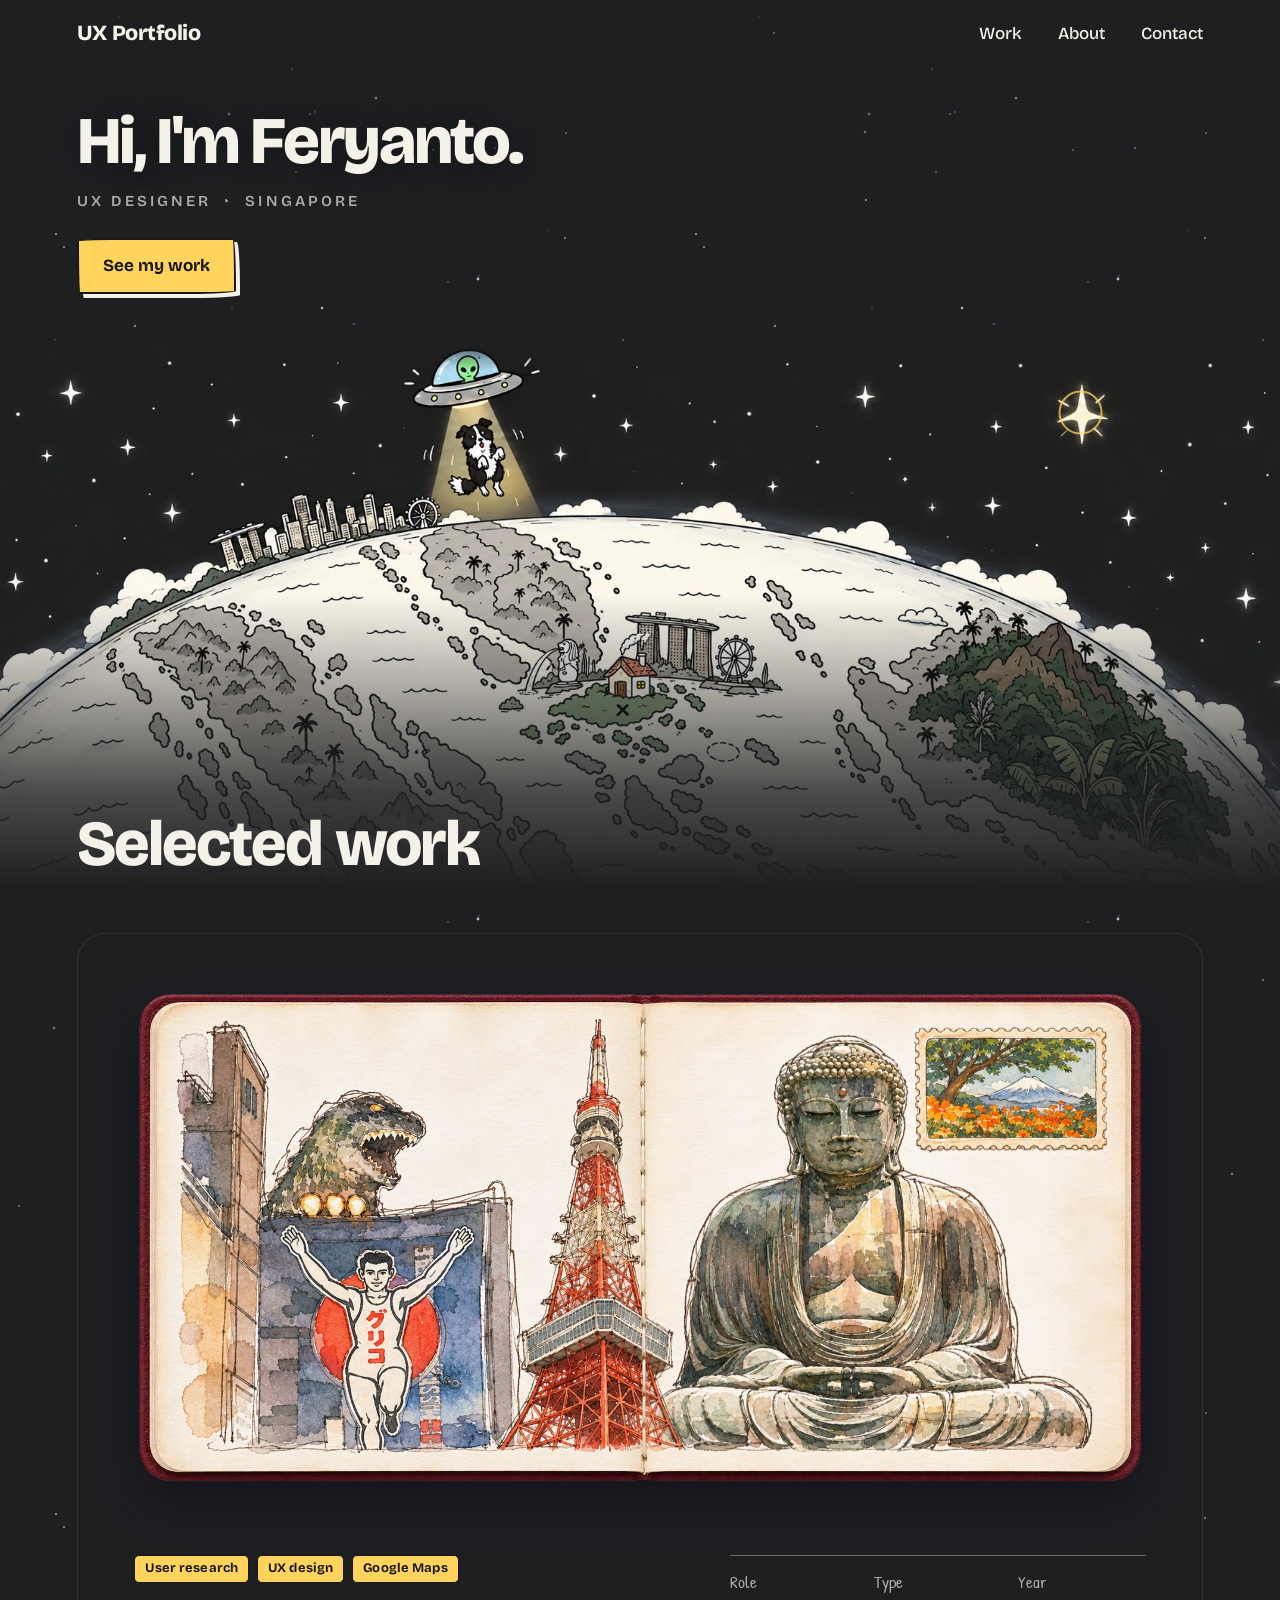
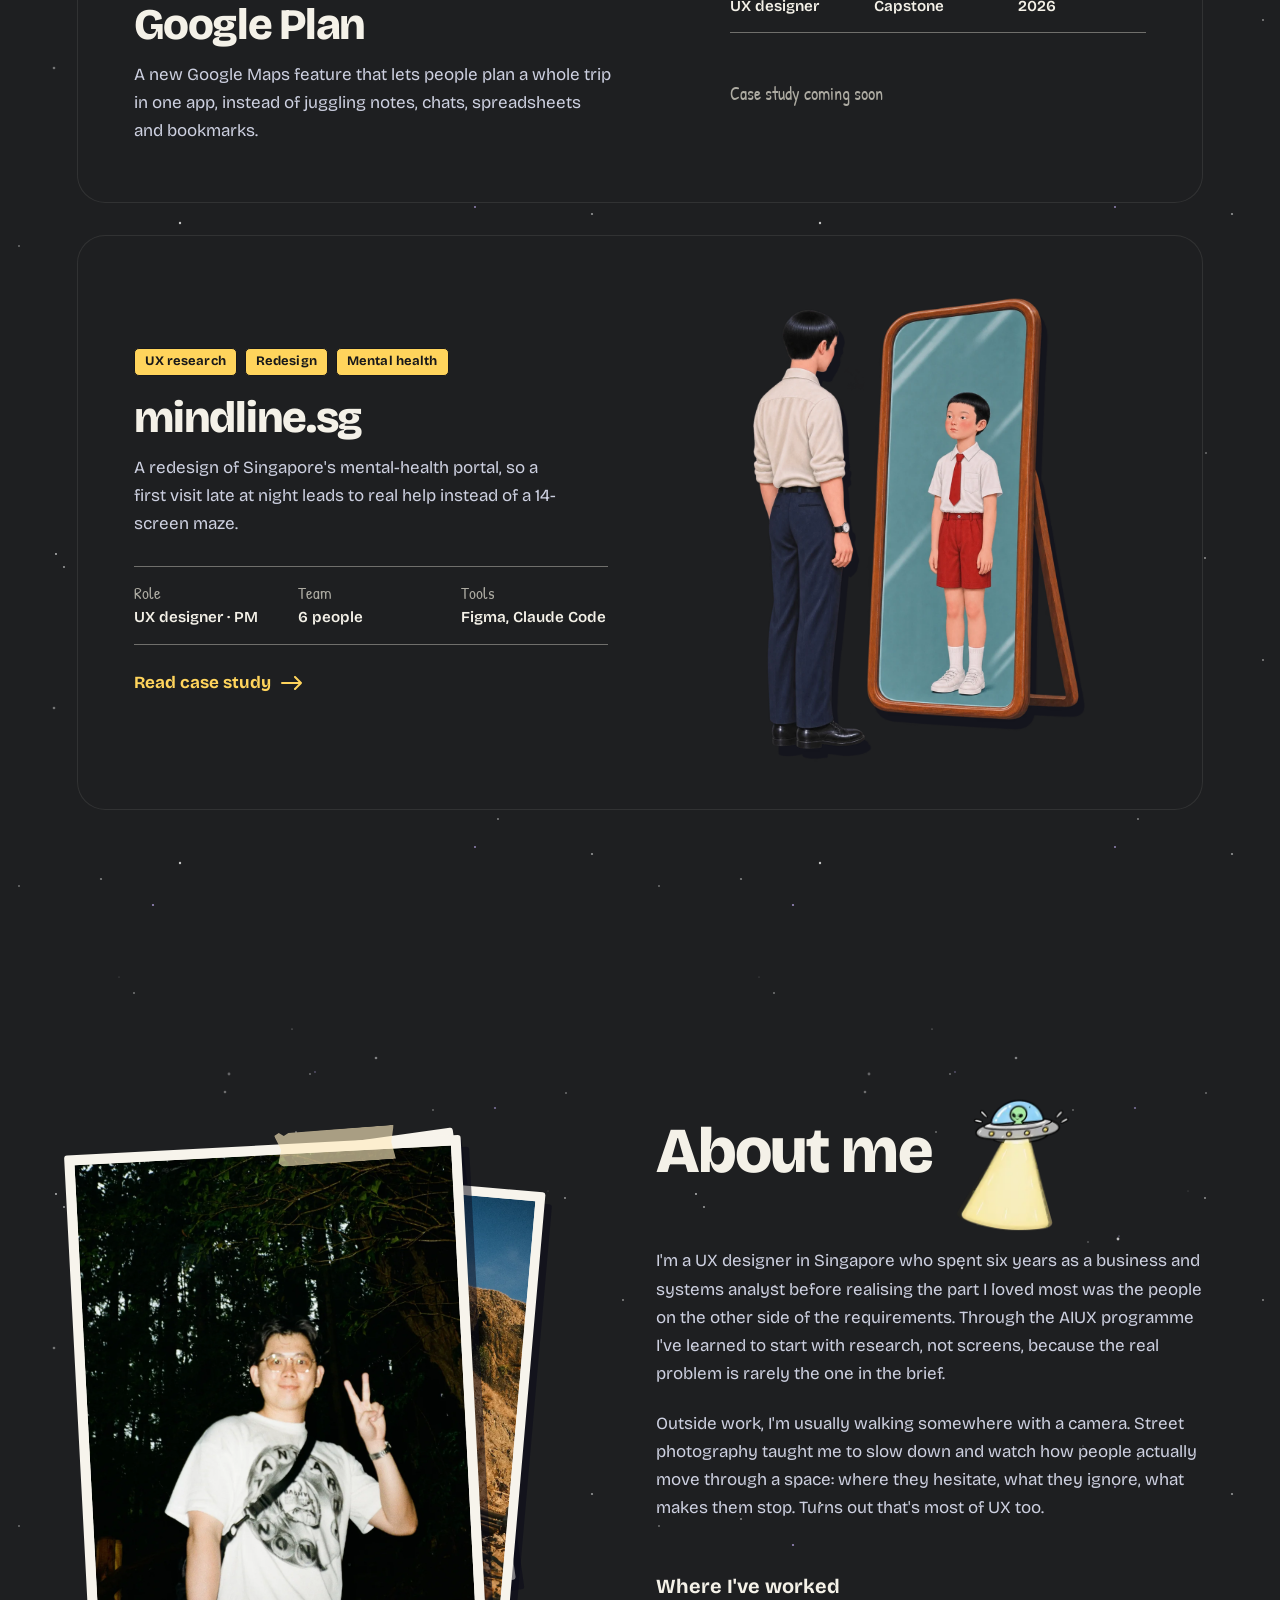
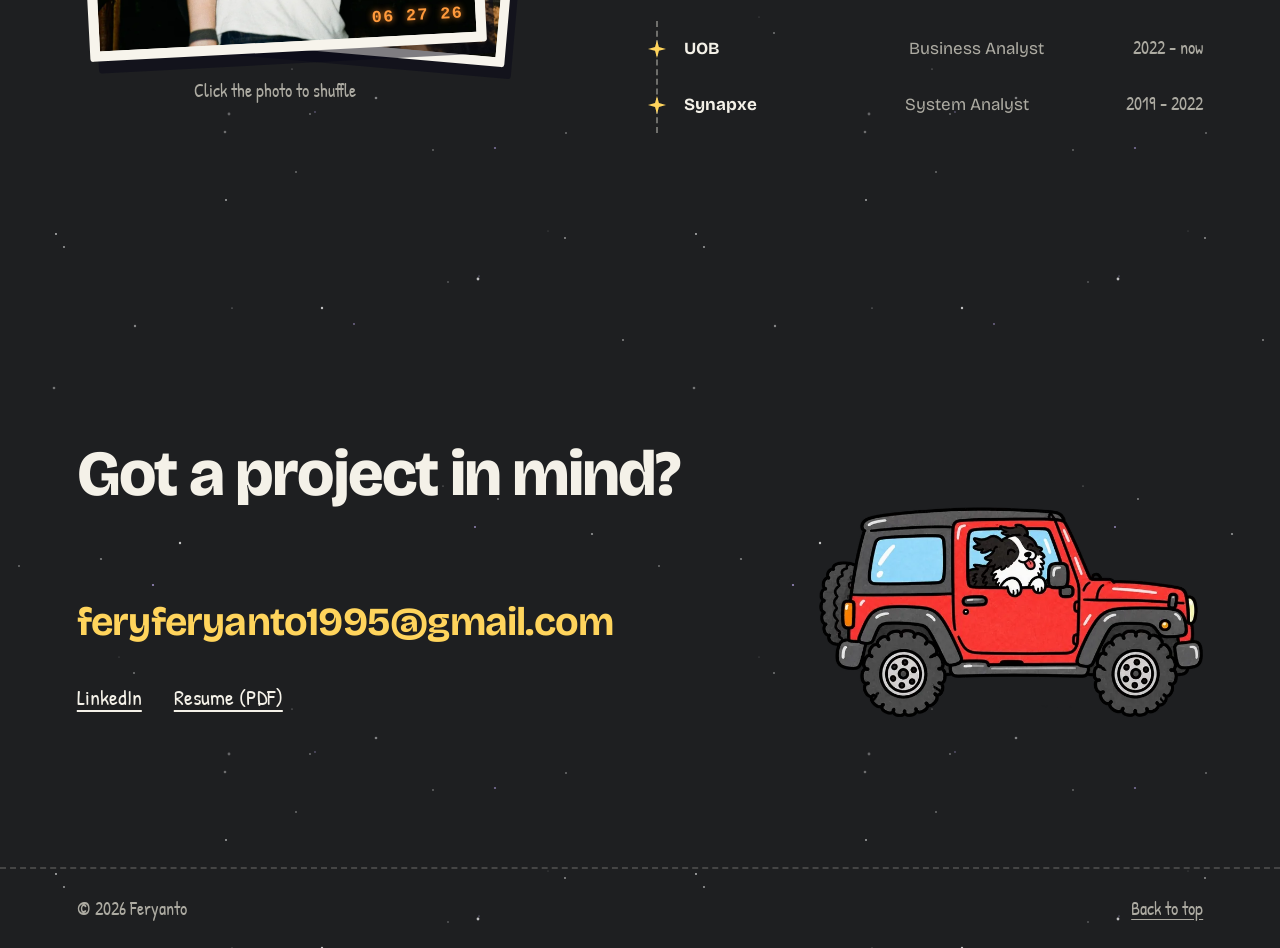
<file: index.html>
<!doctype html>
<html lang="en">
<head>
  <meta charset="utf-8">
  <meta name="viewport" content="width=device-width, initial-scale=1">
  <title>Feryanto, UX Designer</title>
  <meta name="description" content="Feryanto is a UX designer based in Singapore.">
  <link rel="preload" as="image" href="assets/hero-globe-grey.webp" fetchpriority="high">
  <link rel="preload" as="image" href="assets/hero-globe-colour.webp">
  <meta name="color-scheme" content="dark">
  <link rel="preconnect" href="https://fonts.googleapis.com">
  <link rel="preconnect" href="https://fonts.gstatic.com" crossorigin>
  <link href="https://fonts.googleapis.com/css2?family=Bricolage+Grotesque:opsz,wght@12..96,400;12..96,500;12..96,700;12..96,800&family=Patrick+Hand&display=swap" rel="stylesheet">
  <link rel="stylesheet" href="style.css">
  <script>
    document.documentElement.classList.add("js");
    try { if (localStorage.getItem("feryanto-theme") === "light") document.documentElement.dataset.theme = "light"; } catch (e) {}
  </script>
</head>
<body>
  <a class="skip" href="#work">Skip to work</a>

  <header class="nav">
    <a class="brand" href="#top">UX Portfolio</a>
    <nav aria-label="Main">
      <a href="#work">Work</a>
      <a href="#about">About</a>
      <a href="#contact">Contact</a>
      <button type="button" class="theme-mini" data-theme-toggle aria-pressed="false" aria-label="Bright mode"></button>
    </nav>
  </header>

  <main id="top">
    <section class="hero" aria-labelledby="hero-title">
      <div class="stage">
        <div class="scenes" role="img" aria-label="Hand-drawn night globe centred on Singapore, Malaysia and Indonesia: a UFO beams up a border collie above the city skyline, with the Merlion, Marina Bay Sands, the Singapore Flyer, a little home and a rainforest mountain.">
        <div class="scene scene-globe">
          <div class="art">
            <img class="art-grey" src="assets/hero-globe-grey.webp" width="1983" height="793" alt="" fetchpriority="high">
            <img class="art-colour" src="assets/hero-globe-colour.webp" width="1983" height="793" alt="" fetchpriority="high">
            <img class="art-day" src="assets/hero-globe-day.webp" width="1983" height="793" alt="" decoding="async" fetchpriority="low">
            <button type="button" class="spot" data-key="ufo" data-label="Opportunity" data-href="#contact" data-tip="37.87 5.6" style="--x:38.43%;--y:7.82%;--r:4.44%" aria-label="Opportunity: go to Contact"></button>
            <button type="button" class="spot" data-key="dog" data-label="Me" data-href="#about" data-tip="39.64 18.03" data-tip-side="right" style="--x:38.93%;--y:22.45%;--r:3.33%" aria-label="Me: go to About me"></button>
            <button type="button" class="spot" data-key="skyline" style="--x:27.48%;--y:34.68%;--r:6.56%" aria-label="Colour in: City skyline"></button>
            <button type="button" class="spot" data-key="merlion" data-label="Merlion" style="--x:44.53%;--y:57.00%;--r:2.42%" aria-label="Colour in: Merlion"></button>
            <button type="button" class="spot" data-key="home" data-label="Home" data-href="#work" style="--x:49.32%;--y:61.29%;--r:2.52%" aria-label="Home: go to Selected work"></button>
            <button type="button" class="spot" data-key="mbs" data-label="Marina Bay Sands" style="--x:52.04%;--y:52.71%;--r:3.13%" aria-label="Colour in: Marina Bay Sands"></button>
            <button type="button" class="spot" data-key="flyer" data-label="Singapore Flyer" style="--x:56.98%;--y:57.00%;--r:2.22%" aria-label="Colour in: Singapore Flyer"></button>
            <button type="button" class="spot" data-key="forest" style="--x:79.93%;--y:70.62%;--r:10.84%" aria-label="Colour in: Rainforest"></button>
            <button type="button" class="spot spot-star" data-key="star" data-theme-toggle style="--x:80.94%;--y:14.50%;--r:2.77%" aria-pressed="false" aria-label="Bright mode"></button>
            <div class="lens" aria-hidden="true"></div>
          </div>
        </div>
          <p class="tip" aria-hidden="true"></p>
        </div>

        <div class="hero-copy">
          <h1 id="hero-title">Hi, I&#39;m Feryanto.</h1>
          <p class="role">UX Designer&nbsp;&nbsp;&middot;&nbsp;&nbsp;Singapore</p>
          <div class="hero-actions">
            <a class="btn" href="#work">See my work</a>
          </div>
        </div>
      </div>
    </section>

    <section id="work" class="work">
      <h2 class="reveal">Selected work</h2>
      <div class="work-list">
        <article class="project project-a reveal">
          <a href="#" class="project-link">
            <div class="project-visual">
              <!-- Travel journal: on hover/focus the right-hand page turns over on the spine, like a real book,
                   revealing the next spread with the motion piece taped in. -->
              <div class="cover cover-flip cover-book">
                <div class="journal">
                  <img class="journal-spread" src="assets/travel-journal.webp" width="1700" height="862" alt="An open travel sketchbook of Japan: Godzilla above a Glico sign, Tokyo Tower, the Great Buddha of Kamakura and a Mount Fuji stamp" loading="lazy" decoding="async">
                  <div class="journal-next" aria-hidden="true">
                    <figure class="journal-clip">
                      <video src="assets/google-plan-pins-to-plan-1x1-web.mp4" poster="assets/google-plan-pins-to-plan-1x1-poster.jpg" muted loop playsinline preload="none"></video>
                    </figure>
                  </div>
                  <div class="journal-leaf" aria-hidden="true">
                    <div class="leaf-face leaf-front"><img src="assets/travel-journal.webp" width="1700" height="862" alt="" loading="lazy" decoding="async"></div>
                    <div class="leaf-face leaf-back"><p class="journal-title">Google Plan</p><p class="journal-note">one app for the whole trip</p></div>
                  </div>
                </div>
              </div>
            </div>
            <div class="project-body">
              <ul class="tags" aria-label="Disciplines"><li>User research</li><li>UX design</li><li>Google Maps</li></ul>
              <h3>Google Plan</h3>
              <p>A new Google Maps feature that lets people plan a whole trip in one app, instead of juggling notes, chats, spreadsheets and bookmarks.</p>
              <dl class="facts">
                <div><dt>Role</dt><dd>UX designer</dd></div>
                <div><dt>Type</dt><dd>Capstone</dd></div>
                <div><dt>Year</dt><dd>2026</dd></div>
              </dl>
              <span class="project-cta is-soon">Case study coming soon</span>
            </div>
          </a>
        </article>
        <article class="project project-b reveal">
          <a href="mindline/" class="project-link">
            <div class="project-visual">
              <!-- Turns over on hover/focus to the 30s promo; a click still opens the case study. -->
              <div class="cover cover-flip">
                <div class="flip">
                  <div class="flip-face mindline-front">
                    <img src="assets/mindline-hero.webp" width="1254" height="1254" alt="A man in a mirror sees his younger self in a school uniform looking back" loading="lazy" decoding="async">
                  </div>
                  <div class="flip-face flip-back mindline-back" aria-hidden="true">
                    <video src="assets/mindline-30s.mp4" muted loop playsinline preload="none"></video>
                  </div>
                </div>
              </div>
            </div>
            <div class="project-body">
              <ul class="tags" aria-label="Disciplines"><li>UX research</li><li>Redesign</li><li>Mental health</li></ul>
              <h3>mindline.sg</h3>
              <p>A redesign of Singapore's mental-health portal, so a first visit late at night leads to real help instead of a 14-screen maze.</p>
              <dl class="facts">
                <div><dt>Role</dt><dd>UX designer · PM</dd></div>
                <div><dt>Team</dt><dd>6 people</dd></div>
                <div><dt>Tools</dt><dd>Figma, Claude Code</dd></div>
              </dl>
              <span class="project-cta">Read case study <svg class="arrow" viewBox="0 0 22 14" width="22" height="14" aria-hidden="true"><path d="M1 7h19M14 1l6 6-6 6" fill="none" stroke="currentColor" stroke-width="2" stroke-linecap="round" stroke-linejoin="round"/></svg></span>
            </div>
          </a>
        </article>
      </div>
    </section>

    <section id="about" class="about">
      <div class="photos reveal">
        <!-- Photos: add or remove .snap items freely; the shuffle handles any count. -->
        <button type="button" class="stack" aria-label="Show the next photo">
          <figure class="snap" data-pos="0">
            <div class="snap-img"><img src="assets/photo-profile.webp" width="1100" height="1406" alt="Feryanto smiling and making a peace sign on a forest trail at dusk" loading="lazy" decoding="async"></div>
            <span class="stamp" aria-hidden="true">06 27 26</span>
          </figure>
          <figure class="snap" data-pos="1">
            <div class="snap-img"><img src="assets/photo-1.webp" width="1100" height="1406" alt="A deer resting on a sunlit, rocky hillside under a deep blue sky" loading="lazy" decoding="async"></div>
            <span class="stamp" aria-hidden="true">07 13 24</span>
          </figure>
          <figure class="snap" data-pos="2">
            <div class="snap-img"><img src="assets/photo-2.webp" width="1100" height="1406" alt="A tiered temple on a lake in Bali with mountains behind and two white geese in front" loading="lazy" decoding="async"></div>
            <span class="stamp" aria-hidden="true">07 06 24</span>
          </figure>
          <!-- Last frame points to Instagram; the hint below turns into the link while it's on top. -->
          <figure class="snap snap-ig" data-pos="3" data-ig="https://www.instagram.com/blancc.canvas/">
            <div class="ig-grid" aria-hidden="true">
              <img src="assets/photo-1.webp" alt="" loading="lazy" decoding="async">
              <img src="assets/photo-2.webp" alt="" loading="lazy" decoding="async">
              <img src="assets/photo-profile.webp" alt="" loading="lazy" decoding="async">
              <span class="ig-more">+ more</span>
            </div>
            <figcaption><span class="ig-note">more street photos on Instagram</span><span class="ig-handle">@blancc.canvas</span></figcaption>
          </figure>
        </button>
        <span class="tape" aria-hidden="true"></span>
        <p class="stack-hint" aria-live="polite">Tap the photo to shuffle</p>
      </div>
      <div class="about-text reveal">
        <div class="about-head">
          <h2>About me</h2>
          <picture class="about-ufo">
            <source srcset="assets/ufo-still.webp" media="(prefers-reduced-motion: reduce)">
            <img src="assets/ufo.webp" width="240" height="280" alt="" loading="lazy" decoding="async">
          </picture>
        </div>
        <p>I'm a UX designer in Singapore who spent six years as a business and systems analyst before realising the part I loved most was the people on the other side of the requirements. Through the AIUX programme I've learned to start with research, not screens, because the real problem is rarely the one in the brief.</p>
        <p>Outside work, I'm usually walking somewhere with a camera. Street photography taught me to slow down and watch how people actually move through a space: where they hesitate, what they ignore, what makes them stop. Turns out that's most of UX too.</p>
        <h3 class="xp-title">Where I've worked</h3>
        <ol class="xp">
          <li><span class="xp-co">UOB</span><span class="xp-role">Business Analyst</span><span class="xp-yr">2022 - now</span></li>
          <li><span class="xp-co">Synapxe</span><span class="xp-role">System Analyst</span><span class="xp-yr">2019 - 2022</span></li>
        </ol>
      </div>
    </section>

    <section id="contact" class="contact">
      <h2 class="reveal">Got a project in mind?</h2>
      <div class="contact-body">
        <div class="contact-text">
          <a class="mail reveal" href="mailto:feryferyanto1995@gmail.com">feryferyanto1995@gmail.com</a>
          <ul class="links reveal">
            <li><a href="https://www.linkedin.com/in/feryferyanto/" target="_blank" rel="noopener">LinkedIn</a></li>
            <li><a href="#">Resume (PDF)</a></li>
          </ul>
        </div>
        <picture class="jeep reveal">
          <source srcset="assets/collie-jeep-still.webp" media="(prefers-reduced-motion: reduce)">
          <img src="assets/collie-jeep.webp" width="720" height="402" alt="A border collie waving from the window of a red jeep" loading="lazy" decoding="async">
        </picture>
      </div>
    </section>
  </main>

  <footer class="foot">
    <p>&copy; 2026 Feryanto</p>
    <a href="#top">Back to top</a>
  </footer>

  <script src="main.js" defer></script>
</body>
</html>
</file>
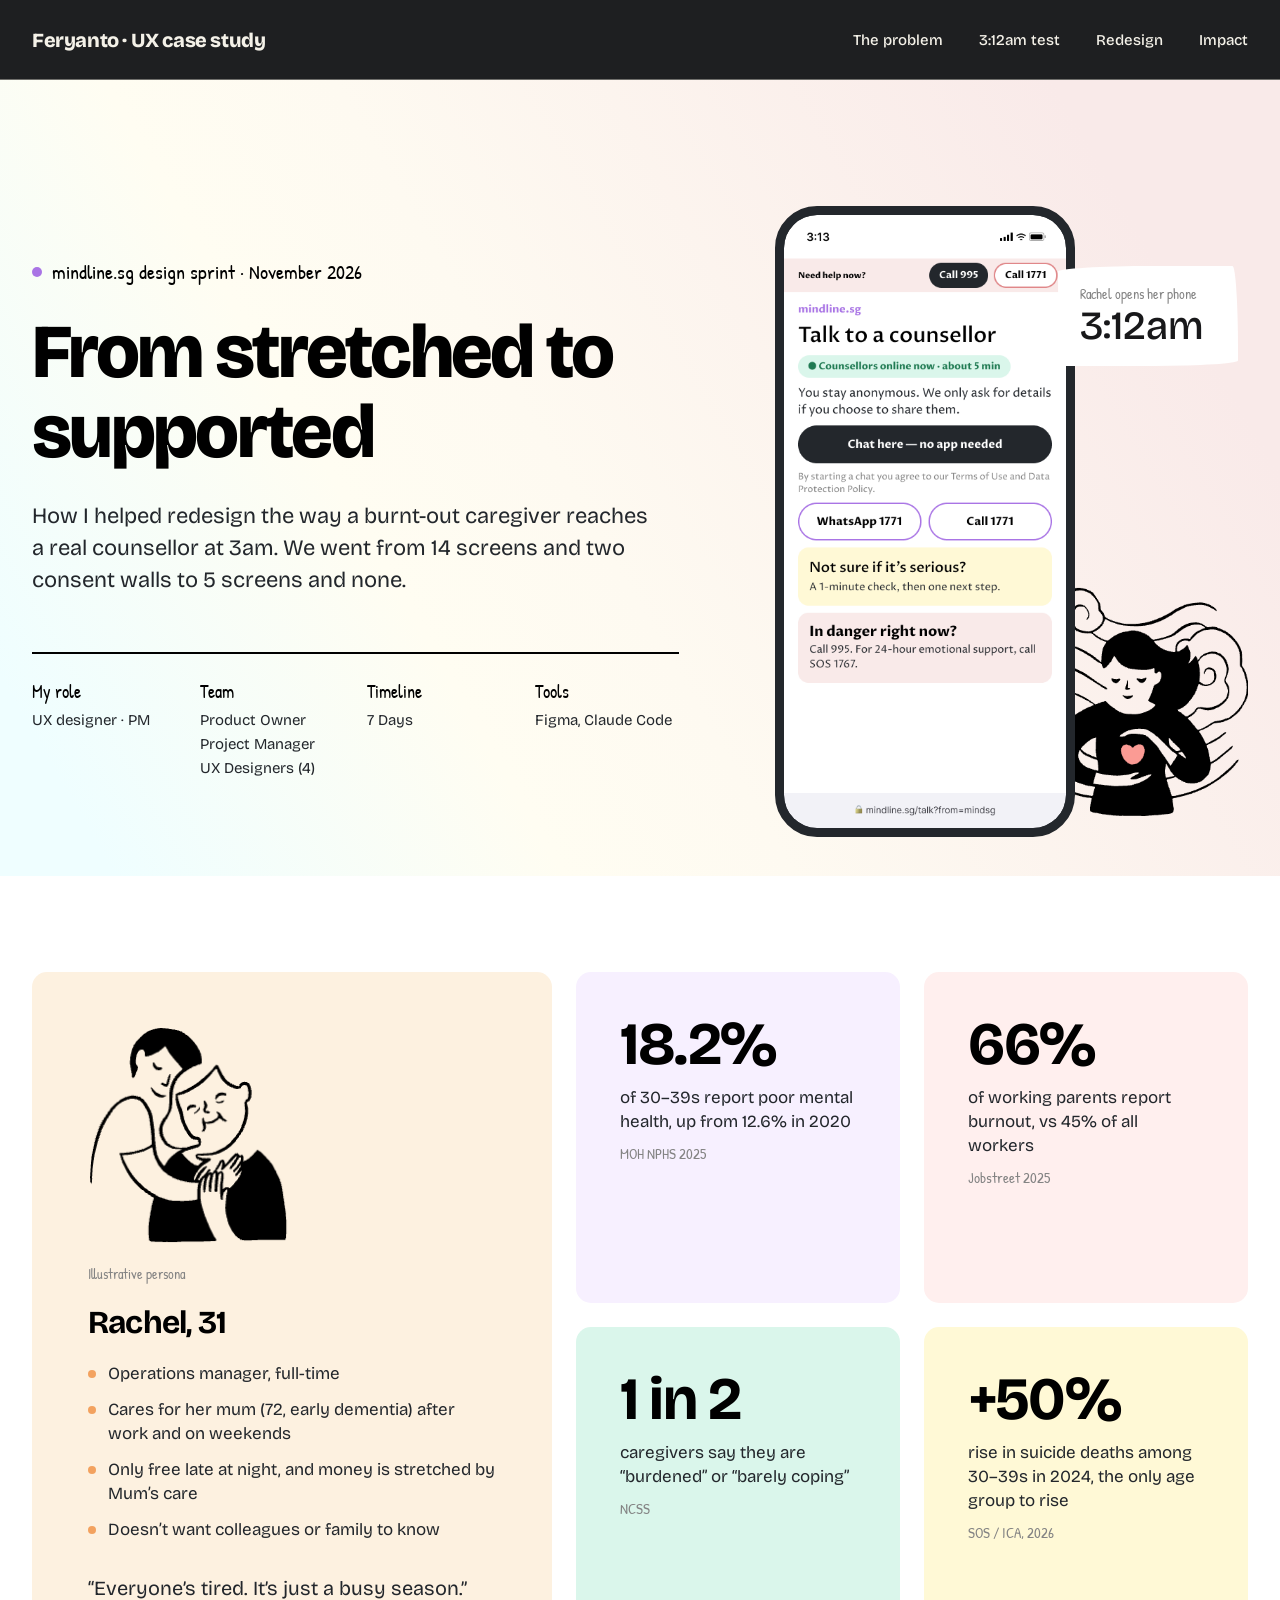
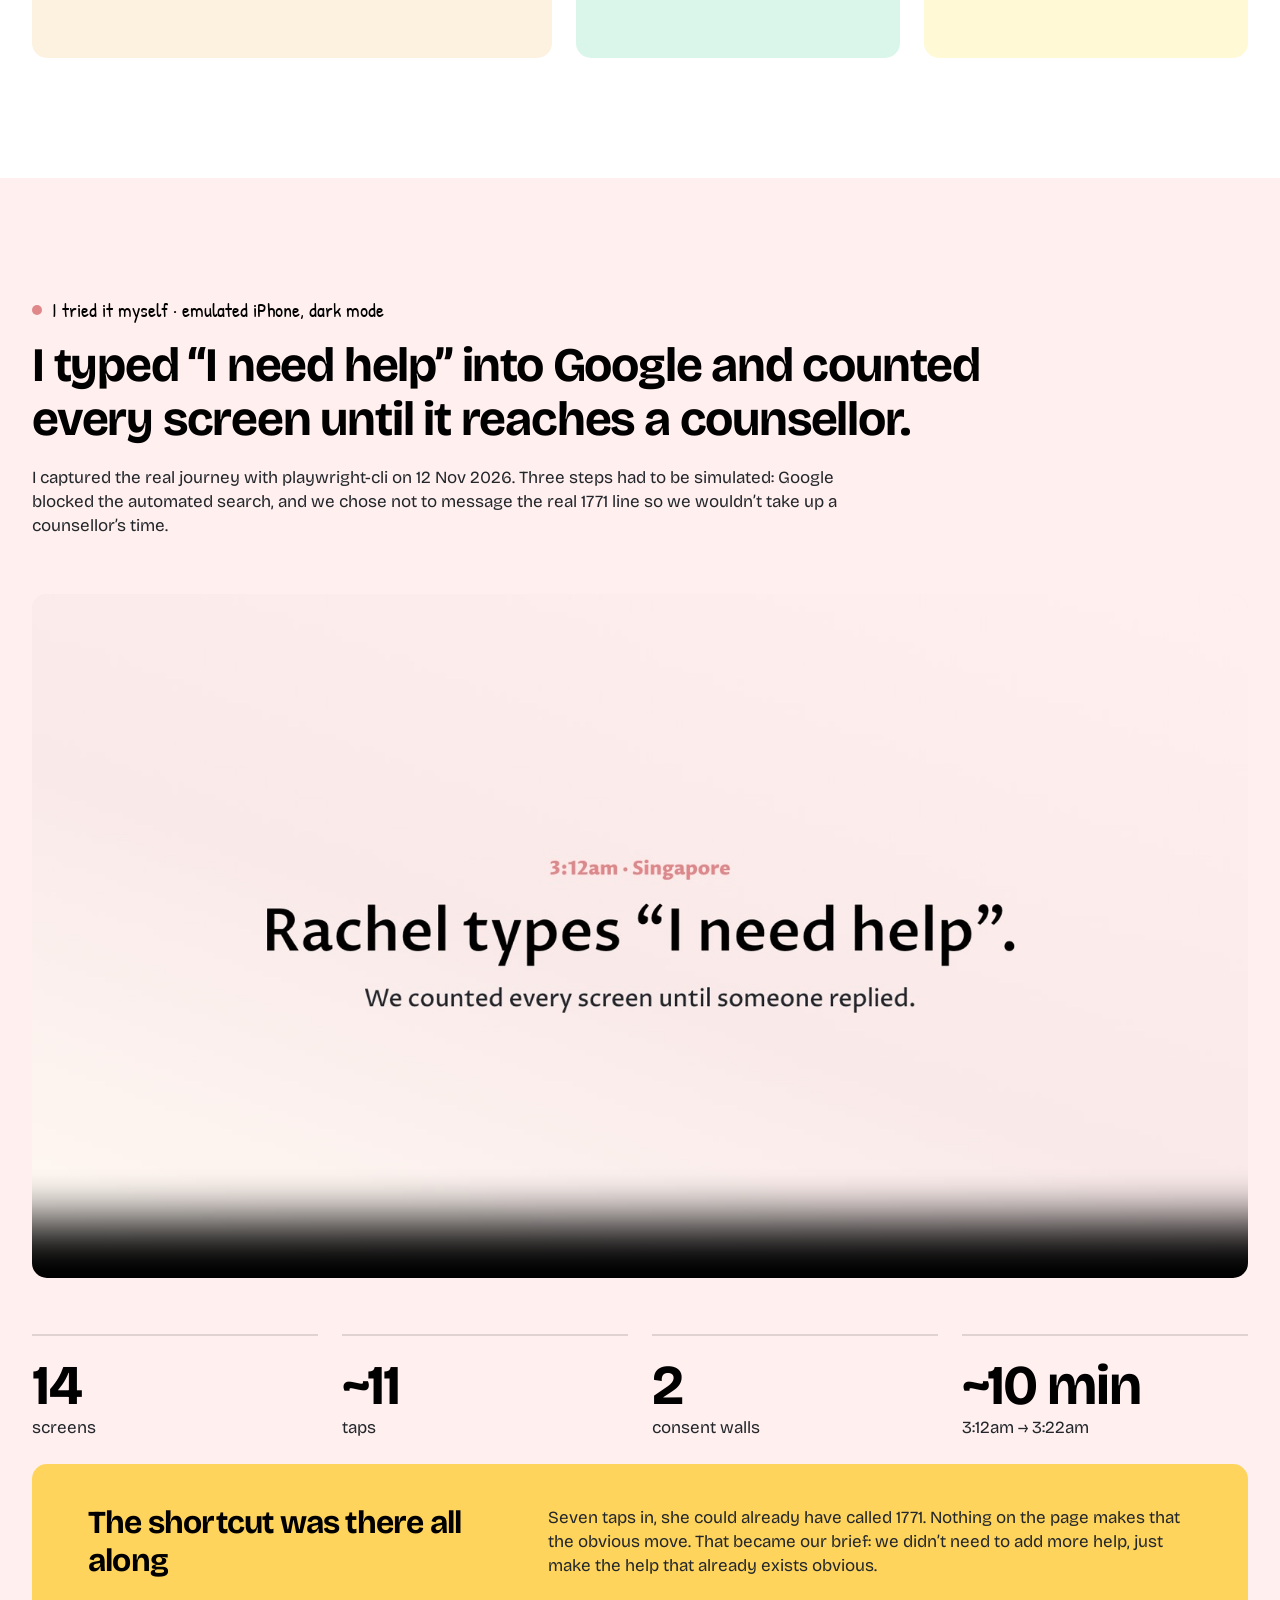
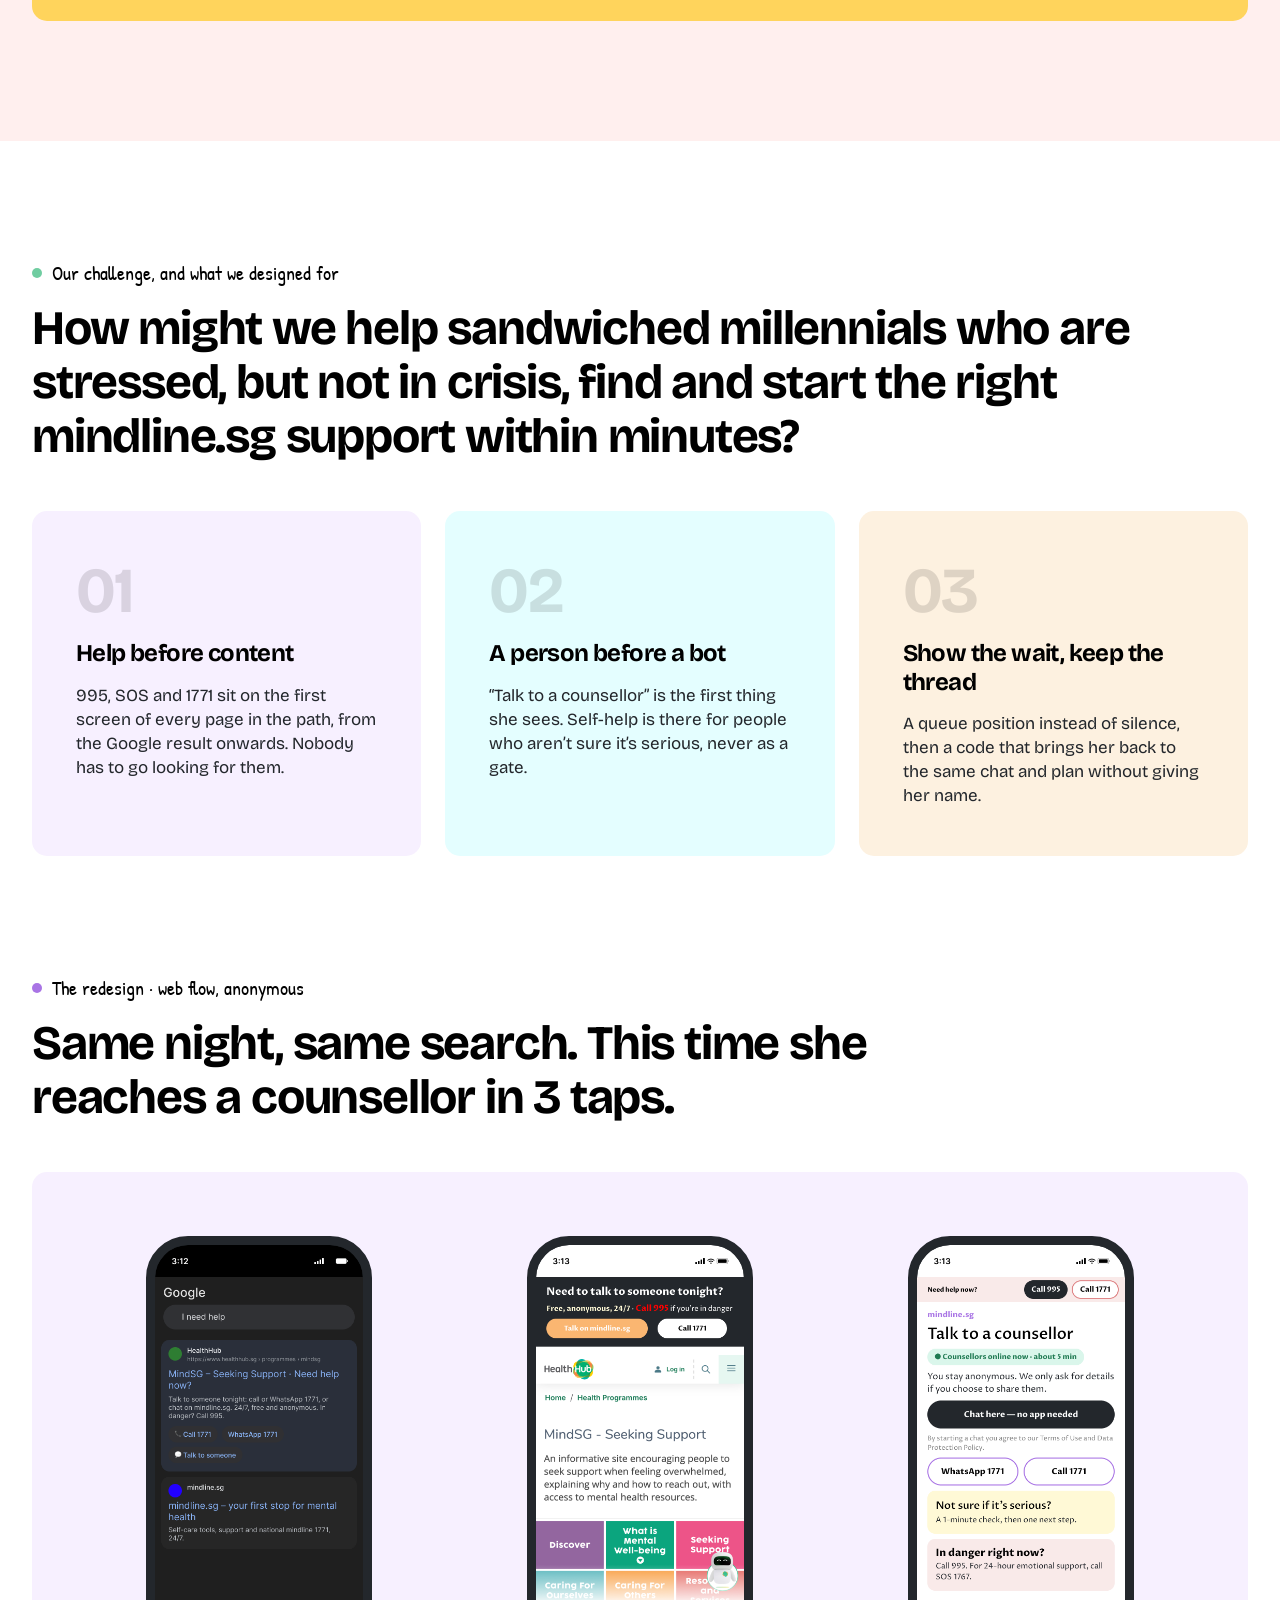
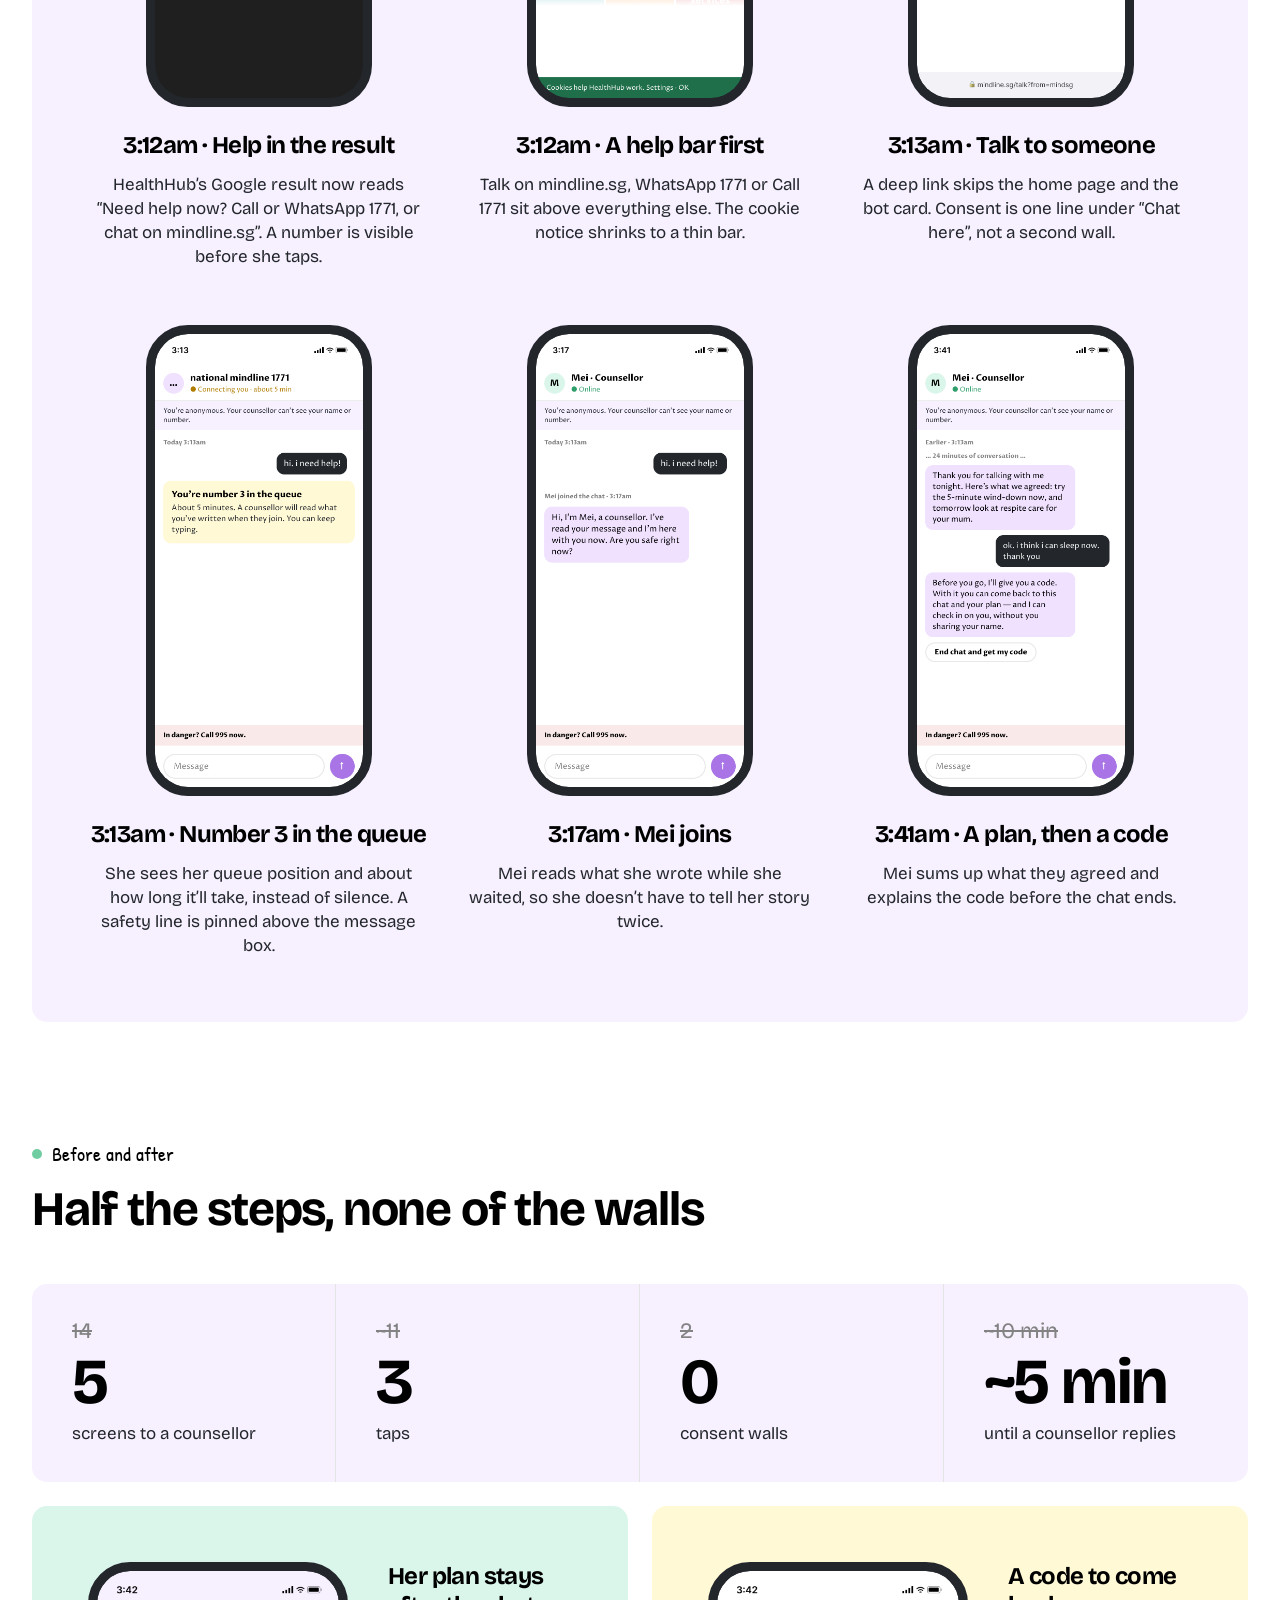
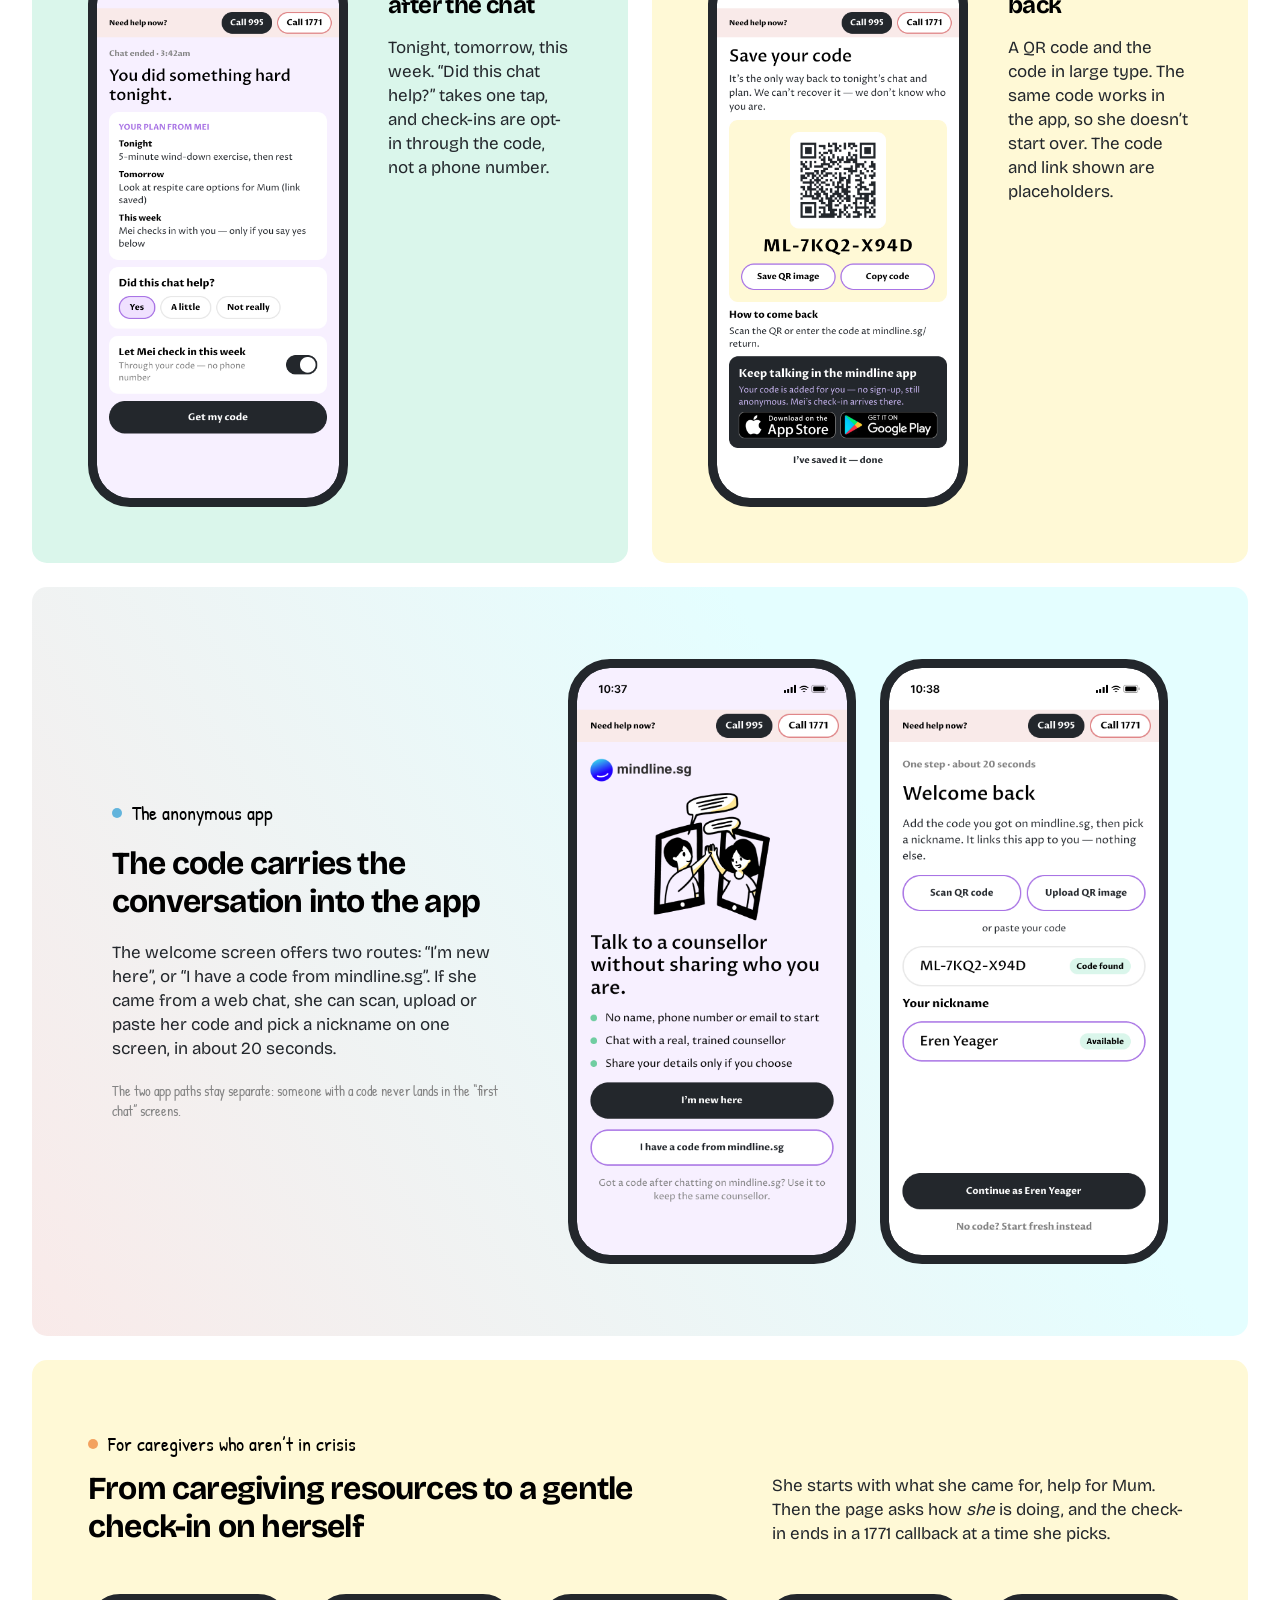
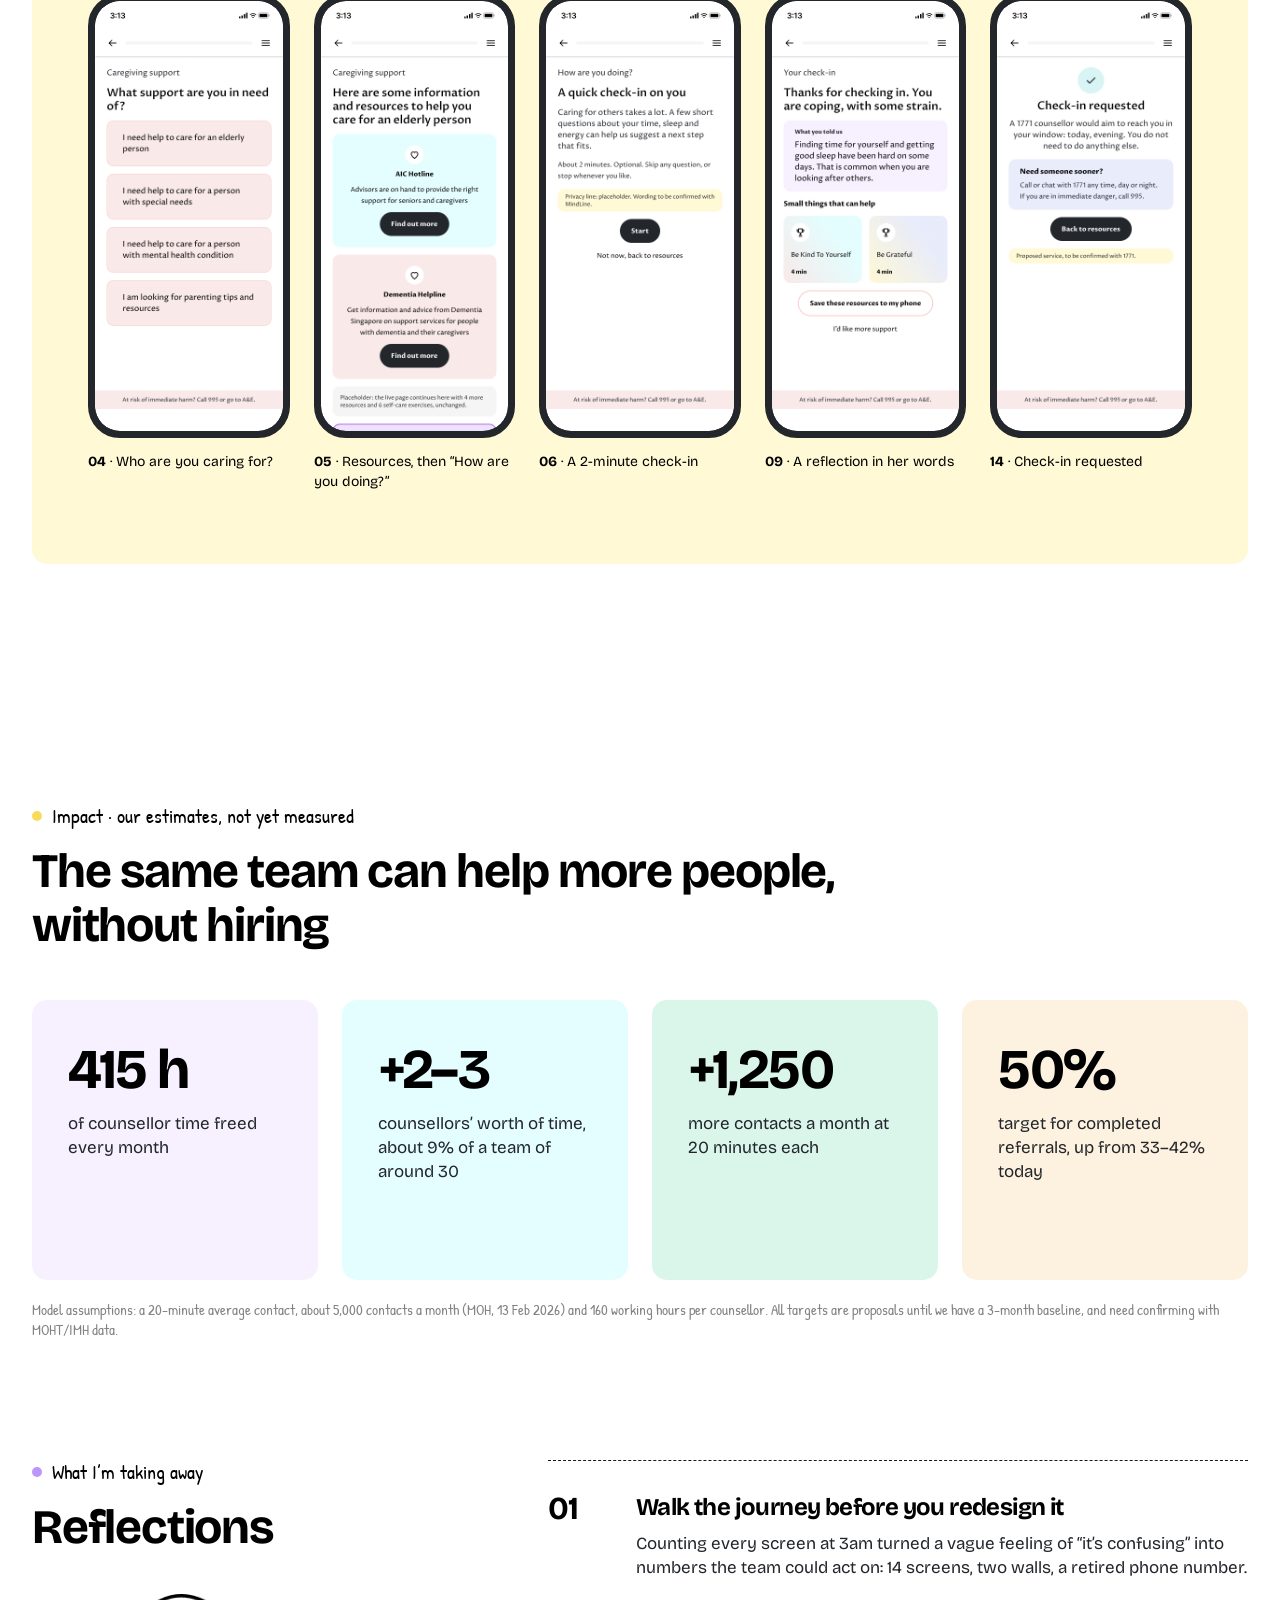
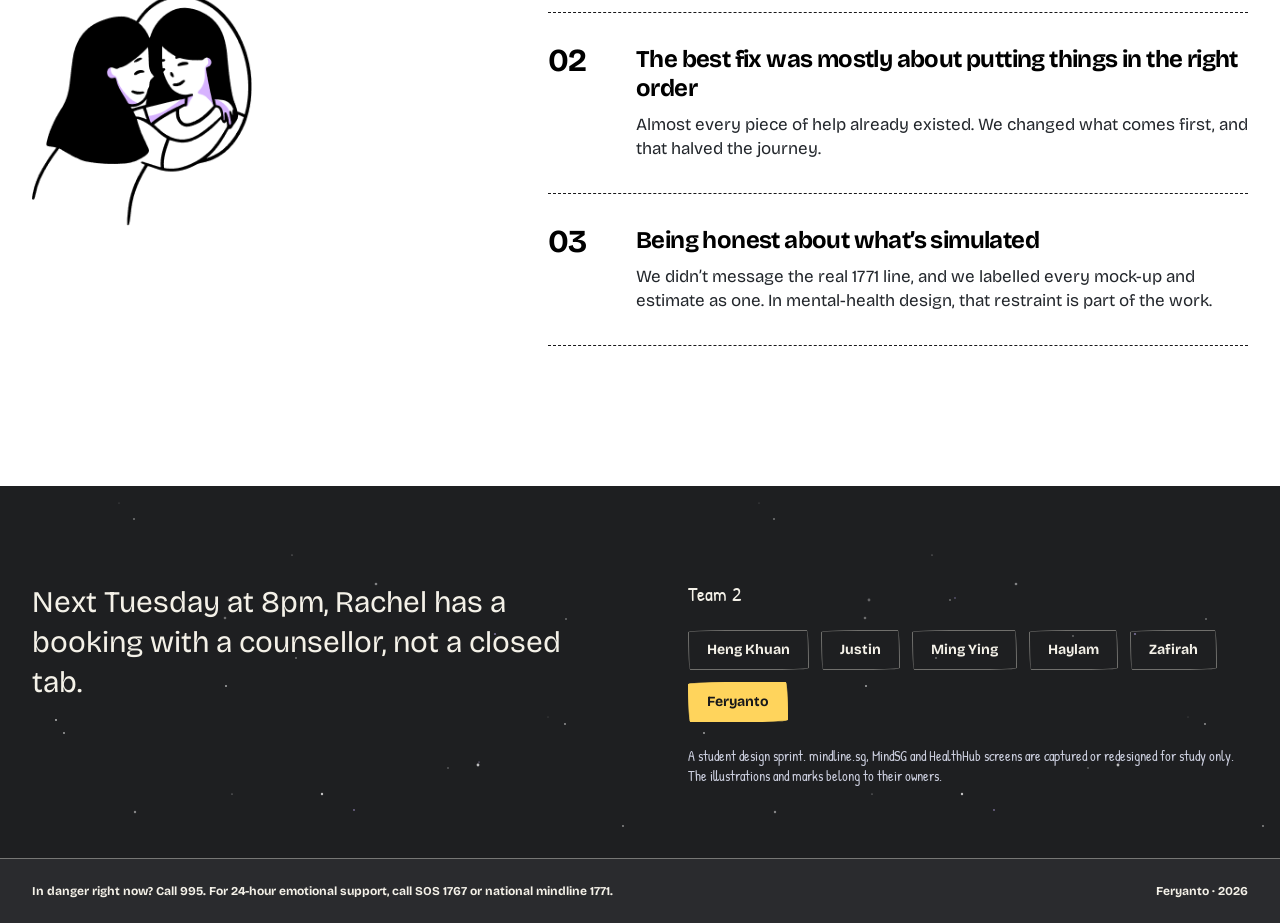
<file: mindline/index.html>
<!DOCTYPE html>
<html lang="en">
<head>
<meta charset="utf-8">
<meta name="viewport" content="width=device-width, initial-scale=1">
<title>mindline.sg: from stretched to supported | Feryanto</title>
<meta name="description" content="A UX case study: redesigning how a burnt-out caregiver reaches a real counsellor on mindline.sg at 3am, from 14 screens and two consent walls to 5 screens and none.">
<link rel="preconnect" href="https://fonts.googleapis.com">
<link rel="preconnect" href="https://fonts.gstatic.com" crossorigin>
<link href="https://fonts.googleapis.com/css2?family=Bricolage+Grotesque:opsz,wght@12..96,400;12..96,500;12..96,700;12..96,800&family=Patrick+Hand&display=swap" rel="stylesheet">
<script>
  // Inside the portfolio's sheet: hide this page's nav (the sheet has its own bar) and let Esc close the sheet.
  if (window.top !== window) {
    document.documentElement.classList.add("in-sheet");
    addEventListener("keydown", (e) => { if (e.key === "Escape") parent.postMessage("sheet:close", location.origin); });
    // Hold the hero back until the sheet starts sliding up, then let it rise in (see .pre-reveal).
    if (!matchMedia("(prefers-reduced-motion: reduce)").matches) {
      document.documentElement.classList.add("pre-reveal");
      const reveal = () => document.documentElement.classList.remove("pre-reveal");
      addEventListener("message", (e) => { if (e.origin === location.origin && e.data === "sheet:reveal") reveal(); });
      setTimeout(reveal, 3000); // never leave it hidden if the message is missed
    }
  }
  try { if (localStorage.getItem("feryanto-theme") === "light") document.documentElement.dataset.theme = "light"; } catch (e) {}
  // The journey video autoplays, except for visitors who ask for reduced motion.
  if (matchMedia("(prefers-reduced-motion: reduce)").matches) addEventListener("DOMContentLoaded", () => document.querySelectorAll("video[autoplay]").forEach((v) => { v.autoplay = false; v.pause(); }));
  // The 3:12am journey plays at 1.75x (defaultPlaybackRate survives the load that resets playbackRate).
  addEventListener("DOMContentLoaded", () => document.querySelectorAll("video.journey").forEach((v) => { v.defaultPlaybackRate = v.playbackRate = 1.75; }));
</script>
<style>
:root {
  --night: #1E1F21;
  --night-2: #2A2B2E;
  --ink: #18181A;
  --chalk: #F4F1E8;
  --mute: #ADABA2;
  --star: #FFD45C;
  --body: #CDD0E0; /* paragraph text */
  --accent: var(--star); /* accent for lines and text; darker in bright mode for contrast */
  --line: rgba(244, 241, 232, .38);
  --wobble: 255px 15px 225px 15px / 15px 225px 15px 255px;
  --wobble-2: 15px 225px 15px 255px / 255px 15px 225px 15px;
  --display: "Bricolage Grotesque", system-ui, sans-serif;
  --hand: "Patrick Hand", "Comic Sans MS", cursive;
  --gutter: max(16px, 6vw);
  --ease: cubic-bezier(.16, 1, .3, 1);
  color-scheme: dark;
}
/* Bright mode, toggled by the bright star in the hero. */
:root[data-theme="light"] {
  --night: #F3EFE6;
  --night-2: #E6E0D2;
  --chalk: #1E1F21;
  --mute: #5C5A52;
  --line: rgba(30, 31, 33, .32);
  --accent: #9A6700;
  --body: #3A3B3F;
  color-scheme: light;
}
*{box-sizing:border-box;margin:0;padding:0}
body{width:1440px;background:#fff;color:#000;font:400 17px/24px var(--display)}
.page{width:1440px;background:#fff}
.wrap{width:1312px;margin:0 auto}
p{color:#23272C}
.muted{color:#838383}
.eyebrow{display:flex;align-items:center;gap:10px;font:700 15px/20px var(--display);color:#000}
.dot{width:10px;height:10px;border-radius:50%;flex:none}
.sec-title{font:500 48px/54px var(--display);color:#000}
.h2{font:500 32px/38.4px var(--display)}
.h3{font:500 24px/28.8px var(--display)}
.quote{font:400 20px/28px var(--display)}
.small{font:400 14px/20px var(--display)}
.card{border-radius:15px}
.pill{white-space:nowrap;display:inline-flex;align-items:center;justify-content:center;height:54px;padding:0 28px;border-radius:999px;font:700 14px/1 var(--display)}
.pill.ink{background:#23272C;color:#fff}
.pill.help{background:#fff;color:#23272C;border:2px solid #A974E5}
.chip{display:inline-flex;align-items:center;height:40px;padding:0 18px;border-radius:999px;border:3px solid #E8E8E8;font:700 14px/1 var(--display);color:#23272C;background:#fff}
.chip.sel{background:#23272C;border-color:#23272C;color:#fff}
/* phone */
.phone{border:9px solid #23272C;border-radius:42px;overflow:hidden;background:#23272C;flex:none}
.phone .scr{border-radius:33px;overflow:hidden;background:#fff}
.phone img{display:block;width:100%}
.thumb{border-radius:12px;overflow:hidden;border:2px solid #E8E8E8;background:#fff}
.thumb img{display:block;width:100%}
.tag{display:inline-flex;align-items:center;height:28px;padding:0 12px;border-radius:999px;font:700 12px/1 var(--display)}

/* NAV */
.nav{height:80px;background:#fff;box-shadow:0 2px 4px 0 rgba(0,0,0,.15)}
.nav .wrap{height:80px;display:flex;align-items:center;justify-content:space-between}
.brand{display:flex;align-items:center;gap:12px;font:700 15px/1 var(--display)}
.brand img{width:36px;height:36px}
.links{display:flex;align-items:center;gap:36px;font:700 15px/1 var(--display)}
.links .on{padding:10px 18px;border-radius:999px;background:#F0E1FF}

/* HERO */
.hero{background:linear-gradient(239.89deg,#F9EAE9 13.06%,#FEFAF1 54.4%,#FFFDF2 67.56%,#EFFEFF 93.45%);padding:96px 0 0}
.hero .wrap{display:flex;gap:56px;align-items:flex-end}
.hero-l{width:700px;padding-bottom:96px}
.hero h1{font:500 76px/80px var(--display);margin:28px 0 28px}
.hero .lede{font:400 22px/32px var(--display);color:#23272C;width:620px}
.meta{display:grid;grid-template-columns:repeat(4,1fr);gap:24px;margin-top:56px;padding-top:28px;border-top:2px solid #000}
.meta b{display:block;font:700 14px/20px var(--display);margin-bottom:6px}
.meta span{font:400 15px/22px var(--display);color:#23272C}
.hero-r{position:relative;width:556px;height:700px}
.hero-r .phone{position:absolute;left:40px;top:30px;width:300px}
.hero-r .ill{position:absolute;right:0;bottom:60px;width:230px}
.clock{position:absolute;right:10px;top:90px;background:#fff;border-radius:15px;padding:18px 22px;width:180px}
.clock .t{font:500 40px/44px var(--display)}

/* INTRO */
.intro{padding:120px 0 40px}
.intro .wrap{display:grid;grid-template-columns:320px 1fr;gap:96px;align-items:start}
.intro .eyebrow{margin-top:14px}
.intro .big{font:500 36px/46px var(--display)}
.intro .big em{font-style:normal;color:#A974E5}
.intro p.body{margin-top:28px;width:760px}

/* STAKES */
.stakes{padding:80px 0 120px}
.stories{display:grid;grid-template-columns:1fr 1fr;gap:24px;margin-top:48px}
.story{padding:48px 56px;min-height:420px;display:flex;flex-direction:column;gap:20px}
.story .row{display:flex;gap:32px;margin-top:auto}
.story .n{font:500 44px/48px var(--display)}
.src{font:400 12px/18px var(--display);color:#838383}

/* RACHEL */
.rachel{padding:0 0 120px}
.rachel .wrap{display:grid;grid-template-columns:520px 1fr;gap:24px}
.persona{background:#FDF1E0;padding:56px;display:flex;flex-direction:column;gap:20px}
.persona .ill{width:200px}
.persona ul{list-style:none;display:flex;flex-direction:column;gap:12px}
.persona li{display:flex;gap:12px;color:#23272C}
.persona li:before{content:"";width:8px;height:8px;border-radius:50%;background:#F3A25F;margin-top:8px;flex:none}
.stats{display:grid;grid-template-columns:1fr 1fr;gap:24px}
.stat{padding:40px 44px;display:flex;flex-direction:column;gap:10px;min-height:250px}
.stat .n{font:500 60px/64px var(--display)}
.drop{grid-column:span 2;background:#E9ECFB;padding:40px 44px;display:flex;align-items:center;gap:48px}
.drop .nums{display:flex;align-items:center;gap:16px;font:500 52px/56px var(--display);flex:none;white-space:nowrap}
.drop > div:last-child{flex:1}
.drop .arrow{font:400 40px/1 var(--display);color:#637DF9}

/* HMW */
.hmw{padding:0 0 140px}
.hmw .box{background:linear-gradient(262deg,#FFF9D6 0%,#F9EAE9 97.77%);border-radius:15px;padding:72px 80px;display:flex;align-items:center;gap:64px}
.hmw .q{font:500 40px/50px var(--display)}
.hmw img{width:220px}

/* BEFORE */
.before{background:#1B1D21;padding:120px 0 120px;color:#fff}
.before p{color:#C9CBD1}
.before .sec-title{color:#fff}
.before .eyebrow{color:#fff}
.film{display:grid;grid-template-columns:repeat(14,1fr);gap:8px;margin-top:56px}
.film .f{display:flex;flex-direction:column;gap:8px}
.film .f .thumb{border:2px solid #34373D;height:190px}
.film .f span{font:700 12px/1 var(--display);color:#8D9099}
.film .f.hot .thumb{border-color:#E08789}
.film .f.hot span{color:#E08789}
.bnums{display:grid;grid-template-columns:repeat(4,1fr);gap:24px;margin-top:56px}
.bn{border-top:2px solid #34373D;padding-top:20px}
.bn .n{font:500 56px/60px var(--display);color:#fff}
.moments{display:grid;grid-template-columns:repeat(3,1fr);gap:24px;margin-top:96px}
.moment{display:flex;flex-direction:column;gap:20px}
.moment .phone{width:300px;border-color:#34373D;background:#34373D}
.moment .time{font:700 14px/1 var(--display);color:#E08789}
.moment .h3{color:#fff}
.longscroll{margin-top:24px;background:#25282D;border-radius:15px;padding:48px 56px;display:grid;grid-template-columns:1fr 520px;gap:56px;align-items:center}
.strip{height:360px;overflow:hidden;border-radius:12px;position:relative;display:flex;gap:12px}
.strip img{width:110px;display:block;border-radius:8px}
.shortcut{margin-top:24px;background:#F9DA5D;color:#000;border-radius:15px;padding:40px 56px;display:flex;gap:40px;align-items:center}
.shortcut p{color:#23272C}

/* PRINCIPLES */
.principles{padding:120px 0 120px}
.pgrid{display:grid;grid-template-columns:repeat(3,1fr);gap:24px;margin-top:48px}
.pr{padding:48px 44px;min-height:320px;display:flex;flex-direction:column;gap:16px}
.pr .k{font:500 64px/1 var(--display);color:rgba(0,0,0,.12)}

/* REDESIGN */
.redesign{padding:0 0 120px}
.feature{display:grid;grid-template-columns:640px 1fr;gap:96px;align-items:center;margin-top:96px}
.feature.flip{grid-template-columns:1fr 640px}
.feature .txt{max-width:560px}
.feature .stage{border-radius:15px;height:720px;display:flex;align-items:center;justify-content:center}
.feature .stage .phone{width:320px}
.feature .txt{display:flex;flex-direction:column;gap:20px}
.feature ul{list-style:none;display:flex;flex-direction:column;gap:14px}
.feature li{display:flex;gap:14px;color:#23272C}
.feature li:before{content:"";width:8px;height:8px;border-radius:50%;background:#A974E5;margin-top:8px;flex:none}
.step{font:700 14px/1 var(--display);color:#A974E5}
.trio{margin-top:96px;background:#F7F0FF;border-radius:15px;padding:64px 56px}
.trio .row{display:grid;grid-template-columns:repeat(3,1fr);gap:24px;margin-top:40px}
.trio .col{display:flex;flex-direction:column;gap:18px;align-items:flex-start}
.trio .phone{width:300px}
.pair{margin-top:24px;display:grid;grid-template-columns:1fr 1fr;gap:24px}
.pair .card{padding:56px;display:flex;gap:40px;align-items:flex-start}
.pair .phone{width:260px}
.pair .txt{display:flex;flex-direction:column;gap:16px}

/* APP + CAREGIVER */
.app{padding:0 0 120px}
.app .box{background:linear-gradient(56.83deg,#F9EAE9 0%,#E4FEFF 69.56%);border-radius:15px;padding:72px 80px;display:grid;grid-template-columns:1fr 600px;gap:64px;align-items:center}
.app .phones{display:flex;gap:24px;align-items:flex-start}
.app .phone{width:288px}
.care{padding:0 0 120px}
.care .box{background:#FFF9D6;border-radius:15px;padding:72px 56px}
.care .row{display:grid;grid-template-columns:repeat(5,1fr);gap:24px;margin-top:48px}
.care .col{display:flex;flex-direction:column;gap:14px}
.care .phone{width:100%;border-width:7px;border-radius:32px}
.care .phone .scr{border-radius:25px;height:430px}

/* COMPARE */
.compare{padding:0 0 140px}
.ctable{margin-top:48px;border-radius:15px;overflow:hidden;display:grid;grid-template-columns:1fr 1fr 1fr 1fr}
.cell{padding:36px 40px;display:flex;flex-direction:column;gap:6px;border-right:1px solid #E4E4E4}
.cell:last-child{border-right:none}
.cell .was{font:400 22px/1 var(--display);color:#838383;text-decoration:line-through}
.cell .now{font:500 64px/68px var(--display)}

/* CHANNELS */
.channels{padding:120px 0 120px;background:#F8F7F7}
.cgrid{display:grid;grid-template-columns:repeat(3,1fr);gap:24px;margin-top:48px}
.ch{background:#fff;border-radius:15px;padding:44px;display:flex;flex-direction:column;gap:16px;min-height:380px}
.ch .ico{width:56px;height:56px;border-radius:50%;display:flex;align-items:center;justify-content:center;font:700 22px/1 var(--display)}
.path{margin-top:24px;background:#fff;border-radius:15px;padding:36px 44px;display:flex;align-items:center;gap:20px}
.path .s{flex:1;display:flex;flex-direction:column;gap:6px}
.path .s b{font:700 14px/1 var(--display);color:#A974E5}
.path .ar{font:400 28px/1 var(--display);color:#838383}
.adcopy{margin-top:24px;display:flex;align-items:center;gap:32px;background:#23272C;border-radius:15px;padding:40px 56px;color:#fff}
.adcopy .quote{font:500 30px/38px var(--display);color:#fff}

/* IMPACT */
.impact{padding:120px 0}
.igrid{display:grid;grid-template-columns:repeat(4,1fr);gap:24px;margin-top:48px}
.im{border-radius:15px;padding:40px 36px;min-height:280px;display:flex;flex-direction:column;gap:12px}
.im .n{font:500 56px/60px var(--display)}
.measure{margin-top:24px;display:grid;grid-template-columns:1fr 1fr;gap:24px}
.measure .card{padding:44px;border:3px solid #E8E8E8;display:flex;flex-direction:column;gap:14px}

/* REFLECT */
.reflect{padding:0 0 140px}
.reflect .wrap{display:grid;grid-template-columns:420px 1fr;gap:96px}
.lessons{display:flex;flex-direction:column}
.lesson{display:grid;grid-template-columns:64px 1fr;gap:24px;padding:32px 0;border-top:2px solid #000}
.lesson .k{font:500 32px/1 var(--display)}
.next{margin-top:48px;background:#DAF6EB;border-radius:15px;padding:44px 56px;display:flex;justify-content:space-between;align-items:center;gap:40px}

/* FOOTER */
.foot{background:linear-gradient(255.02deg,#F9EAE9 -4.56%,#E9ECFB 95.97%);padding:96px 0 0}
.foot .top{display:grid;grid-template-columns:1fr 1fr;gap:96px;padding-bottom:72px}
.team{display:flex;flex-wrap:wrap;gap:12px;margin-top:24px}
.crisis{background:#F9EAE9;border-top:1px solid rgba(0,0,0,.08)}
.crisis .wrap{height:64px;display:flex;align-items:center;justify-content:space-between;font:700 12px/20px var(--display)}

/* ---- web: no black surfaces (Figma pass 2), then responsive ---- */
html{scroll-behavior:smooth}
*{min-width:0} /* grid/flex children may shrink below their content, so nothing pushes past the viewport */
body,.page{width:auto}
.wrap{width:auto;max-width:1312px;margin:0 auto;padding:0 32px;box-sizing:content-box}
img{max-width:100%}
a{color:inherit;text-decoration:none}
.links a:hover,.brand:hover{text-decoration:underline}
.nav{position:sticky;top:0;z-index:5}
[id]{scroll-margin-top:80px}
.before{background:#FFEFEE;color:#000}
.before p{color:#23272C}
.before .sec-title,.before .eyebrow,.before .h3,.before .bn .n,.moment .h3{color:#000}
.before .longscroll .h2{color:#000!important}
.film .f .thumb{border-color:#E8E8E8}
.film .f span{color:#838383}
.bn{border-color:rgba(0,0,0,.12)}
.moment .phone{border-color:#23272C;background:#23272C}
.longscroll{background:#fff}
.adcopy{background:#F0E1FF;color:#000}
.adcopy .quote{color:#000}
.adcopy .small{color:#23272C!important}
.path{align-items:flex-start}
.journey{display:block;width:100%;aspect-ratio:16/9;margin-top:56px;border-radius:15px;background:#F9EAE9}
.hero-l,.hero .lede,.intro p.body,.feature .stage .phone,.phone{max-width:100%}
.flow{margin-top:48px;background:#F7F0FF;border-radius:15px;padding:64px 56px;display:grid;grid-template-columns:repeat(3,1fr);gap:56px 40px}
.flow .col{display:flex;flex-direction:column;align-items:center;gap:14px;text-align:center}
.flow .phone{width:226px}
.flow .h3{margin-top:10px}
.rachel{padding-top:96px}
.compare,.app{padding-bottom:24px} /* 43:3 stacks compare, plan/code cards, app and caregiver 24px apart */
@media (prefers-reduced-motion:reduce){html{scroll-behavior:auto}}

/* ---- portfolio theme: night + stars, Bricolage, Patrick Hand labels, star accent ---- */
body{font-family:var(--display);-webkit-font-smoothing:antialiased}
.hero h1,.sec-title,.h2,.h3,.stat .n,.bn .n,.im .n,.cell .now,.pr .k,.lesson .k,.story .n{font-family:var(--display);font-weight:700;letter-spacing:-.025em}
.hero h1{font-weight:800;letter-spacing:-.035em}
.eyebrow,.step,.src,.meta b,.small.muted,.clock .small,.adcopy .small,.foot .eyebrow,.flow .h3 + p + .src{font-family:var(--hand);font-weight:400;letter-spacing:0}
.eyebrow{font-size:20px;line-height:24px}
.step{font-size:18px}
.src{font-size:15px;line-height:20px}
.meta b{font-size:18px}
::selection{background:var(--star);color:var(--ink)}
:focus-visible{outline:3px dashed var(--accent);outline-offset:4px}
.nav{background:var(--night);color:var(--chalk);box-shadow:none;border-bottom:1px solid var(--line)}
.brand{font:800 20px/1 var(--display);letter-spacing:-.02em}
.brand img{display:none}
.links a{font-weight:500}
.links a:hover,.brand:hover{text-decoration:underline wavy var(--accent) 1.5px;text-underline-offset:6px}
.in-sheet .nav{display:none}
.in-sheet [id]{scroll-margin-top:0}
/* reveal inside the sheet: hero rises in, staggered, once the sheet starts sliding (same curve as the reference) */
.in-sheet .hero-l > *,.in-sheet .hero-r > *{transition:opacity .8s cubic-bezier(.22,1,.36,1),transform .9s cubic-bezier(.22,1,.36,1)}
.in-sheet .hero-l > :nth-child(2){transition-delay:.06s}
.in-sheet .hero-l > :nth-child(3){transition-delay:.12s}
.in-sheet .hero-l > :nth-child(4){transition-delay:.18s}
.in-sheet .hero-r > .phone{transition-delay:.14s}
.in-sheet .hero-r > .clock{transition-delay:.26s}
.in-sheet .hero-r > .ill{transition-delay:.34s}
.pre-reveal .hero-l > *{opacity:0;transform:translateY(28px)}
.pre-reveal .hero-r > .phone{opacity:0;transform:translateY(80px) rotate(-7deg)}
.pre-reveal .hero-r > .clock{opacity:0;transform:translateY(40px) rotate(6deg)}
.pre-reveal .hero-r > .ill{opacity:0;transform:translateX(30px)}
/* hero keeps its Figma colours (gradient, ink text); only the footer goes night */
.foot{background:url("data:image/svg+xml,<svg xmlns='http://www.w3.org/2000/svg' width='640' height='640'><circle cx='153' cy='585' r='1.1' fill='%23C9B6FF' opacity='0.71'/><circle cx='548' cy='231' r='0.5' fill='%23fff' opacity='0.28'/><circle cx='623' cy='340' r='0.9' fill='%23fff' opacity='0.52'/><circle cx='498' cy='499' r='0.9' fill='%23fff' opacity='0.49'/><circle cx='232' cy='308' r='0.6' fill='%23fff' opacity='0.62'/><circle cx='229' cy='114' r='1.4' fill='%23fff' opacity='0.31'/><circle cx='292' cy='69' r='0.6' fill='%23fff' opacity='0.56'/><circle cx='54' cy='388' r='1.3' fill='%23fff' opacity='0.38'/><circle cx='226' cy='200' r='1.0' fill='%23fff' opacity='0.61'/><circle cx='101' cy='559' r='1.1' fill='%23fff' opacity='0.44'/><circle cx='310' cy='114' r='0.7' fill='%23fff' opacity='0.71'/><circle cx='315' cy='112' r='0.9' fill='%23C9B6FF' opacity='0.34'/><circle cx='443' cy='486' r='0.6' fill='%23fff' opacity='0.52'/><circle cx='565' cy='238' r='0.9' fill='%23fff' opacity='0.57'/><circle cx='322' cy='308' r='1.2' fill='%23fff' opacity='0.73'/><circle cx='566' cy='133' r='0.7' fill='%23fff' opacity='0.72'/><circle cx='134' cy='33' r='0.8' fill='%23fff' opacity='0.66'/><circle cx='135' cy='326' r='1.2' fill='%23fff' opacity='0.46'/><circle cx='225' cy='132' r='1.3' fill='%23fff' opacity='0.35'/><circle cx='448' cy='282' r='0.7' fill='%23fff' opacity='0.51'/><circle cx='64' cy='247' r='0.9' fill='%23fff' opacity='0.63'/><circle cx='495' cy='148' r='1.1' fill='%23C9B6FF' opacity='0.54'/><circle cx='475' cy='527' r='1.0' fill='%23C9B6FF' opacity='0.68'/><circle cx='478' cy='279' r='1.4' fill='%23fff' opacity='0.71'/><circle cx='180' cy='543' r='1.2' fill='%23fff' opacity='0.74'/><circle cx='19' cy='566' r='0.7' fill='%23fff' opacity='0.74'/><circle cx='592' cy='534' r='1.1' fill='%23fff' opacity='0.53'/><circle cx='119' cy='17' r='0.5' fill='%23fff' opacity='0.32'/><circle cx='56' cy='234' r='0.9' fill='%23fff' opacity='0.75'/><circle cx='354' cy='324' r='0.9' fill='%23C9B6FF' opacity='0.52'/><circle cx='433' cy='150' r='0.9' fill='%23fff' opacity='0.34'/><circle cx='479' cy='276' r='0.6' fill='%23C9B6FF' opacity='0.71'/><circle cx='376' cy='98' r='1.3' fill='%23fff' opacity='0.44'/><circle cx='296' cy='172' r='0.8' fill='%23fff' opacity='0.59'/></svg>") 0 0 / 640px 640px,var(--night);color:var(--chalk)}
.foot .quote,.foot .eyebrow{color:var(--chalk)!important}
.foot .small.muted{color:var(--body)}
.clock{color:var(--ink);border-radius:var(--wobble)}
.foot .chip{background:transparent;border:1.5px solid var(--line);color:var(--chalk);border-radius:var(--wobble)}
.foot .chip.sel{background:var(--star);border-color:var(--star);color:var(--ink)}
.crisis{background:var(--night-2);color:var(--chalk);border-top:1px solid var(--line)}
.chip{border-radius:var(--wobble)}
.shortcut{background:var(--star)}
.lesson{border-top:1.5px dashed var(--ink)}
.lesson[style]{border-bottom:1.5px dashed var(--ink)!important}

@media (max-width:1200px){
  .hero .wrap{flex-direction:column;align-items:stretch}
  .hero-l{width:auto;padding-bottom:0}
  .hero .lede{width:auto}
  .hero-r{width:100%;max-width:556px;height:640px;margin:0 auto}
  .intro .wrap,.rachel .wrap,.reflect .wrap,.foot .top{grid-template-columns:1fr;gap:40px}
  .intro p.body{width:auto}
  .feature,.feature.flip{grid-template-columns:1fr;gap:40px}
  .feature.flip .txt{order:2}
  .feature .txt{max-width:none}
  .longscroll{grid-template-columns:1fr}
  .app .box{grid-template-columns:1fr}
  .care .row{grid-template-columns:repeat(3,1fr)}
  .igrid,.bnums,.ctable{grid-template-columns:1fr 1fr}
  .pair{grid-template-columns:1fr}
  .flow{grid-template-columns:1fr 1fr;padding:48px 32px}
  .cell:nth-child(2){border-right:none}
  .cell:nth-child(-n+2){border-bottom:1px solid #E4E4E4}
  .film{grid-template-columns:repeat(7,1fr)}
  .trio .phone,.moment .phone{width:100%;max-width:300px}
}
@media (max-width:820px){
  body{font-size:16px}
  .wrap{padding:0 20px}
  .links{display:none}
  .hero{padding-top:56px}
  .hero h1{font-size:48px;line-height:52px}
  .hero .lede{font-size:19px;line-height:28px}
  .meta{grid-template-columns:1fr 1fr}
  .hero-r{height:560px}
  .hero-r .phone{left:0;width:260px}
  .hero-r .ill{width:170px}
  .clock{right:0;top:40px;width:160px}
  .sec-title{font-size:34px;line-height:40px}
  .h2,.intro .big,.hmw .q{font-size:26px;line-height:32px}
  .hmw .box,.app .box,.care .box,.trio{padding:40px 24px}
  .hmw .box{flex-direction:column;align-items:flex-start}
  .hmw img{width:160px}
  .stories,.stats,.pgrid,.moments,.pair,.cgrid,.measure,.trio .row,.igrid{grid-template-columns:1fr}
  .drop{grid-column:auto;flex-direction:column;align-items:flex-start;gap:20px}
  .drop .nums{font-size:36px;line-height:40px}
  .stat .n,.im .n,.bn .n,.cell .now{font-size:44px;line-height:48px}
  .story,.pr,.stat,.ch,.im,.persona,.longscroll,.shortcut,.next,.adcopy,.measure .card,.pair .card{padding:32px 24px;min-height:0}
  .story .row{flex-wrap:wrap}
  .shortcut,.next,.adcopy,.pair .card{flex-direction:column;align-items:flex-start;gap:20px}
  .path{flex-direction:column}
  .path .ar{transform:rotate(90deg)}
  .care .row{grid-template-columns:1fr 1fr}
  .care .box > div:first-child{flex-direction:column;align-items:flex-start}
  .app .phones{flex-direction:column;align-items:center}
  .app .phone{width:100%;max-width:288px}
  .film{grid-template-columns:repeat(14,96px);overflow-x:auto;padding-bottom:8px}
  .feature .stage{height:auto;padding:40px 0}
  .feature .stage .phone{width:260px}
  .flow{grid-template-columns:1fr;padding:40px 24px;gap:48px}
  .rachel{padding-top:56px}
  .principles .sec-title{font-size:26px;line-height:32px}
  .crisis .wrap{height:auto;padding:14px 20px;flex-direction:column;align-items:flex-start;gap:4px}
}
</style>
</head>
<body>
<div class="page">

<!-- NAV -->
<div class="nav"><div class="wrap">
  <a class="brand" href="../#work"><img src="img/symbol-general.png" alt="">Feryanto · UX case study</a>
  <nav class="links" aria-label="Sections"><a href="#problem">The problem</a><a href="#test">3:12am test</a><a href="#redesign">Redesign</a><a href="#impact">Impact</a></nav>
</div></div>

<!-- HERO -->
<div class="hero"><div class="wrap">
  <div class="hero-l">
    <div class="eyebrow"><span class="dot" style="background:#A974E5"></span>mindline.sg design sprint · November 2026</div>
    <h1>From stretched to supported</h1>
    <p class="lede">How I helped redesign the way a burnt-out caregiver reaches a real counsellor at 3am. We went from 14 screens and two consent walls to 5 screens and none.</p>
    <div class="meta">
      <div><b>My role</b><span>UX designer · PM</span></div>
      <div><b>Team</b><span>Product Owner<br>Project Manager<br>UX Designers (4)</span></div>
      <div><b>Timeline</b><span>7 Days</span></div>
      <div><b>Tools</b><span>Figma, Claude Code</span></div>
    </div>
  </div>
  <div class="hero-r">
    <img class="ill" src="img/landing-hero.png" alt="">
    <div class="phone"><div class="scr"><img src="img/b3.png" alt=""></div></div>
    <div class="clock"><div class="small muted">Rachel opens her phone</div><div class="t">3:12am</div></div>
  </div>
</div></div>

<!-- RACHEL -->
<div class="rachel" id="problem"><div class="wrap">
  <div class="persona card">
    <img class="ill" src="img/need-caregiving.png" alt="">
    <div class="small muted">Illustrative persona</div>
    <div class="h2">Rachel, 31</div>
    <ul>
      <li>Operations manager, full-time</li>
      <li>Cares for her mum (72, early dementia) after work and on weekends</li>
      <li>Only free late at night, and money is stretched by Mum’s care</li>
      <li>Doesn’t want colleagues or family to know</li>
    </ul>
    <p class="quote" style="margin-top:12px">“Everyone’s tired. It’s just a busy season.”</p>
  </div>
  <div class="stats">
    <div class="stat card" style="background:#F7F0FF"><div class="n">18.2%</div><p>of 30–39s report poor mental health, up from 12.6% in 2020</p><div class="src">MOH NPHS 2025</div></div>
    <div class="stat card" style="background:#FFEFEE"><div class="n">66%</div><p>of working parents report burnout, vs 45% of all workers</p><div class="src">Jobstreet 2025</div></div>
    <div class="stat card" style="background:#DAF6EB"><div class="n">1 in 2</div><p>caregivers say they are “burdened” or “barely coping”</p><div class="src">NCSS</div></div>
    <div class="stat card" style="background:#FFF9D6"><div class="n">+50%</div><p>rise in suicide deaths among 30–39s in 2024, the only age group to rise</p><div class="src">SOS / ICA, 2026</div></div>
  </div>
</div></div>

<!-- BEFORE -->
<div class="before" id="test"><div class="wrap">
  <div class="eyebrow"><span class="dot" style="background:#E08789"></span>I tried it myself · emulated iPhone, dark mode</div>
  <h2 class="sec-title" style="margin-top:16px;max-width:1000px">I typed “I need help” into Google and counted every screen until it reaches a counsellor.</h2>
  <p style="margin-top:20px;max-width:820px">I captured the real journey with playwright-cli on 12 Nov 2026. Three steps had to be simulated: Google blocked the automated search, and we chose not to message the real 1771 line so we wouldn’t take up a counsellor’s time.</p>
  <video class="journey" src="journey.mp4" poster="img/journey-poster.jpg" autoplay muted loop controls playsinline aria-label="Video: the 3:12am journey, screen by screen"></video>
  <div class="bnums">
    <div class="bn"><div class="n">14</div><p>screens</p></div>
    <div class="bn"><div class="n">~11</div><p>taps</p></div>
    <div class="bn"><div class="n">2</div><p>consent walls</p></div>
    <div class="bn"><div class="n">~10 min</div><p>3:12am → 3:22am</p></div>
  </div>

  <div class="shortcut">
    <div class="h2" style="max-width:420px;flex:none">The shortcut was there all along</div>
    <p>Seven taps in, she could already have called 1771. Nothing on the page makes that the obvious move. That became our brief: we didn’t need to add more help, just make the help that already exists obvious.</p>
  </div>
</div></div>

<!-- PRINCIPLES -->
<div class="principles"><div class="wrap">
  <div class="eyebrow"><span class="dot" style="background:#70CDA1"></span>Our challenge, and what we designed for</div>
  <h2 class="sec-title" style="margin-top:16px;max-max-width:900px">How might we help sandwiched millennials who are stressed, but not in crisis, find and start the right mindline.sg support within minutes?</h2>
  <div class="pgrid">
    <div class="pr card" style="background:#F7F0FF"><div class="k">01</div><div class="h3">Help before content</div><p>995, SOS and 1771 sit on the first screen of every page in the path, from the Google result onwards. Nobody has to go looking for them.</p></div>
    <div class="pr card" style="background:#E4FEFF"><div class="k">02</div><div class="h3">A person before a bot</div><p>“Talk to a counsellor” is the first thing she sees. Self-help is there for people who aren’t sure it’s serious, never as a gate.</p></div>
    <div class="pr card" style="background:#FDF1E0"><div class="k">03</div><div class="h3">Show the wait, keep the thread</div><p>A queue position instead of silence, then a code that brings her back to the same chat and plan without giving her name.</p></div>
  </div>
</div></div>

<!-- REDESIGN -->
<div class="redesign" id="redesign"><div class="wrap">
  <div class="eyebrow"><span class="dot" style="background:#A974E5"></span>The redesign · web flow, anonymous</div>
  <h2 class="sec-title" style="margin-top:16px;max-width:1000px">Same night, same search. This time she reaches a counsellor in 3 taps.</h2>

  <div class="flow">
    <div class="col"><div class="phone"><div class="scr"><img src="img/b1.png" alt="" loading="lazy"></div></div><div class="h3">3:12am · Help in the result</div><p>HealthHub’s Google result now reads “Need help now? Call or WhatsApp 1771, or chat on mindline.sg”. A number is visible before she taps.</p></div>
    <div class="col"><div class="phone"><div class="scr"><img src="img/b2.png" alt="" loading="lazy"></div></div><div class="h3">3:12am · A help bar first</div><p>Talk on mindline.sg, WhatsApp 1771 or Call 1771 sit above everything else. The cookie notice shrinks to a thin bar.</p></div>
    <div class="col"><div class="phone"><div class="scr"><img src="img/b3.png" alt="" loading="lazy"></div></div><div class="h3">3:13am · Talk to someone</div><p>A deep link skips the home page and the bot card. Consent is one line under “Chat here”, not a second wall.</p></div>
    <div class="col"><div class="phone"><div class="scr"><img src="img/b4.png" alt="" loading="lazy"></div></div><div class="h3">3:13am · Number 3 in the queue</div><p>She sees her queue position and about how long it’ll take, instead of silence. A safety line is pinned above the message box.</p></div>
    <div class="col"><div class="phone"><div class="scr"><img src="img/b5.png" alt="" loading="lazy"></div></div><div class="h3">3:17am · Mei joins</div><p>Mei reads what she wrote while she waited, so she doesn’t have to tell her story twice.</p></div>
    <div class="col"><div class="phone"><div class="scr"><img src="img/b6.png" alt="" loading="lazy"></div></div><div class="h3">3:41am · A plan, then a code</div><p>Mei sums up what they agreed and explains the code before the chat ends.</p></div>
  </div>
</div></div>

<!-- COMPARE -->
<div class="compare"><div class="wrap">
  <div class="eyebrow"><span class="dot" style="background:#70CDA1"></span>Before and after</div>
  <h2 class="sec-title" style="margin-top:16px">Half the steps, none of the walls</h2>
  <div class="ctable" style="background:#F7F0FF">
    <div class="cell"><span class="was">14</span><span class="now">5</span><p>screens to a counsellor</p></div>
    <div class="cell"><span class="was">~11</span><span class="now">3</span><p>taps</p></div>
    <div class="cell"><span class="was">2</span><span class="now">0</span><p>consent walls</p></div>
    <div class="cell"><span class="was">~10 min</span><span class="now">~5 min</span><p>until a counsellor replies</p></div>
  </div>
  <div class="pair">
    <div class="card" style="background:#DAF6EB">
      <div class="phone"><div class="scr"><img src="img/b7.png" alt=""></div></div>
      <div class="txt"><div class="h3">Her plan stays after the chat</div><p>Tonight, tomorrow, this week. “Did this chat help?” takes one tap, and check-ins are opt-in through the code, not a phone number.</p></div>
    </div>
    <div class="card" style="background:#FFF9D6">
      <div class="phone"><div class="scr"><img src="img/b8.png" alt=""></div></div>
      <div class="txt"><div class="h3">A code to come back</div><p>A QR code and the code in large type. The same code works in the app, so she doesn’t start over. The code and link shown are placeholders.</p></div>
    </div>
  </div>

</div></div>

<!-- APP -->
<div class="app"><div class="wrap"><div class="box">
  <div style="display:flex;flex-direction:column;gap:20px">
    <div class="eyebrow"><span class="dot" style="background:#62B4DC"></span>The anonymous app</div>
    <div class="h2">The code carries the conversation into the app</div>
    <p>The welcome screen offers two routes: “I’m new here”, or “I have a code from mindline.sg”. If she came from a web chat, she can scan, upload or paste her code and pick a nickname on one screen, in about 20 seconds.</p>
    <p class="small muted">The two app paths stay separate: someone with a code never lands in the “first chat” screens.</p>
  </div>
  <div class="phones">
    <div class="phone"><div class="scr"><img src="img/o0.png" alt=""></div></div>
    <div class="phone"><div class="scr"><img src="img/r1.png" alt=""></div></div>
  </div>
</div></div></div>

<!-- CAREGIVER -->
<div class="care"><div class="wrap"><div class="box">
  <div style="display:flex;justify-content:space-between;align-items:flex-end;gap:48px">
    <div>
      <div class="eyebrow"><span class="dot" style="background:#F3A25F"></span>For caregivers who aren’t in crisis</div>
      <div class="h2" style="margin-top:14px;max-width:760px">From caregiving resources to a gentle check-in on herself</div>
    </div>
    <p style="max-width:420px">She starts with what she came for, help for Mum. Then the page asks how <i>she</i> is doing, and the check-in ends in a 1771 callback at a time she picks.</p>
  </div>
  <div class="row">
    <div class="col"><div class="phone"><div class="scr"><img src="img/w04.png" alt=""></div></div><div class="small"><b>04</b> · Who are you caring for?</div></div>
    <div class="col"><div class="phone"><div class="scr"><img src="img/w05.png" alt=""></div></div><div class="small"><b>05</b> · Resources, then “How are you doing?”</div></div>
    <div class="col"><div class="phone"><div class="scr"><img src="img/w06.png" alt=""></div></div><div class="small"><b>06</b> · A 2-minute check-in</div></div>
    <div class="col"><div class="phone"><div class="scr"><img src="img/w09.png" alt=""></div></div><div class="small"><b>09</b> · A reflection in her words</div></div>
    <div class="col"><div class="phone"><div class="scr"><img src="img/w14.png" alt=""></div></div><div class="small"><b>14</b> · Check-in requested</div></div>
  </div>
</div></div></div>

<!-- IMPACT -->
<div class="impact" id="impact"><div class="wrap">
  <div class="eyebrow"><span class="dot" style="background:#F9DA5D"></span>Impact · our estimates, not yet measured</div>
  <h2 class="sec-title" style="margin-top:16px;max-width:900px">The same team can help more people, without hiring</h2>
  <div class="igrid">
    <div class="im" style="background:#F7F0FF"><div class="n">415 h</div><p>of counsellor time freed every month</p></div>
    <div class="im" style="background:#E4FEFF"><div class="n">+2–3</div><p>counsellors’ worth of time, about 9% of a team of around 30</p></div>
    <div class="im" style="background:#DAF6EB"><div class="n">+1,250</div><p>more contacts a month at 20 minutes each</p></div>
    <div class="im" style="background:#FDF1E0"><div class="n">50%</div><p>target for completed referrals, up from 33–42% today</p></div>
  </div>
  <p class="src" style="margin-top:20px">Model assumptions: a 20-minute average contact, about 5,000 contacts a month (MOH, 13 Feb 2026) and 160 working hours per counsellor. All targets are proposals until we have a 3-month baseline, and need confirming with MOHT/IMH data.</p>
</div></div>

<!-- REFLECT -->
<div class="reflect"><div class="wrap">
  <div>
    <div class="eyebrow"><span class="dot" style="background:#BC96F8"></span>What I’m taking away</div>
    <h2 class="sec-title" style="margin-top:16px">Reflections</h2>
    <img src="img/topic-myself.png" alt="" style="max-width:220px;margin-top:40px">
  </div>
  <div>
    <div class="lessons">
      <div class="lesson"><div class="k">01</div><div><div class="h3">Walk the journey before you redesign it</div><p style="margin-top:10px">Counting every screen at 3am turned a vague feeling of “it’s confusing” into numbers the team could act on: 14 screens, two walls, a retired phone number.</p></div></div>
      <div class="lesson"><div class="k">02</div><div><div class="h3">The best fix was mostly about putting things in the right order</div><p style="margin-top:10px">Almost every piece of help already existed. We changed what comes first, and that halved the journey.</p></div></div>
      <div class="lesson" style="border-bottom:2px solid #000"><div class="k">03</div><div><div class="h3">Being honest about what’s simulated</div><p style="margin-top:10px">We didn’t message the real 1771 line, and we labelled every mock-up and estimate as one. In mental-health design, that restraint is part of the work.</p></div></div>
    </div>
  </div>
</div></div>

<!-- FOOTER -->
<div class="foot">
  <div class="wrap top">
    <div>
      <p class="quote" style="color:#000;font-size:30px;line-height:40px">Next Tuesday at 8pm, Rachel has a booking with a counsellor, not a closed tab.</p>
    </div>
    <div>
      <div class="eyebrow">Team 2</div>
      <div class="team"><span class="chip">Heng Khuan</span><span class="chip">Justin</span><span class="chip">Ming Ying</span><span class="chip">Haylam</span><span class="chip">Zafirah</span><span class="chip sel">Feryanto</span></div>
      <p class="small muted" style="margin-top:24px">A student design sprint. mindline.sg, MindSG and HealthHub screens are captured or redesigned for study only. The illustrations and marks belong to their owners.</p>
    </div>
  </div>
  <div class="crisis"><div class="wrap"><span>In danger right now? Call 995. For 24-hour emotional support, call SOS 1767 or national mindline 1771.</span><span>Feryanto · 2026</span></div></div>
</div>

</div>
</body>
</html>
</file>
<file: style.css>
:root {
  --night: #1E1F21;
  --night-2: #2A2B2E;
  --ink: #18181A;
  --chalk: #F4F1E8;
  --mute: #ADABA2;
  --star: #FFD45C;
  --body: #CDD0E0; /* paragraph text */
  --accent: var(--star); /* accent for lines and text; darker in bright mode for contrast */
  --line: rgba(244, 241, 232, .38);
  --wobble: 255px 15px 225px 15px / 15px 225px 15px 255px;
  --wobble-2: 15px 225px 15px 255px / 255px 15px 225px 15px;
  --display: "Bricolage Grotesque", system-ui, sans-serif;
  --hand: "Patrick Hand", "Comic Sans MS", cursive;
  --gutter: max(16px, 6vw);
  --ease: cubic-bezier(.16, 1, .3, 1);
  color-scheme: dark;
}
/* Bright mode, toggled by the bright star in the hero. */
:root[data-theme="light"] {
  --night: #F3EFE6;
  --night-2: #E6E0D2;
  --chalk: #1E1F21;
  --mute: #5C5A52;
  --line: rgba(30, 31, 33, .32);
  --accent: #9A6700;
  --body: #3A3B3F;
  color-scheme: light;
}

*, *::before, *::after { box-sizing: border-box; }
html { scroll-behavior: smooth; }
body {
  margin: 0;
  background: url("data:image/svg+xml,<svg xmlns='http://www.w3.org/2000/svg' width='640' height='640'><circle cx='153' cy='585' r='1.1' fill='%23C9B6FF' opacity='0.71'/><circle cx='548' cy='231' r='0.5' fill='%23fff' opacity='0.28'/><circle cx='623' cy='340' r='0.9' fill='%23fff' opacity='0.52'/><circle cx='498' cy='499' r='0.9' fill='%23fff' opacity='0.49'/><circle cx='232' cy='308' r='0.6' fill='%23fff' opacity='0.62'/><circle cx='229' cy='114' r='1.4' fill='%23fff' opacity='0.31'/><circle cx='292' cy='69' r='0.6' fill='%23fff' opacity='0.56'/><circle cx='54' cy='388' r='1.3' fill='%23fff' opacity='0.38'/><circle cx='226' cy='200' r='1.0' fill='%23fff' opacity='0.61'/><circle cx='101' cy='559' r='1.1' fill='%23fff' opacity='0.44'/><circle cx='310' cy='114' r='0.7' fill='%23fff' opacity='0.71'/><circle cx='315' cy='112' r='0.9' fill='%23C9B6FF' opacity='0.34'/><circle cx='443' cy='486' r='0.6' fill='%23fff' opacity='0.52'/><circle cx='565' cy='238' r='0.9' fill='%23fff' opacity='0.57'/><circle cx='322' cy='308' r='1.2' fill='%23fff' opacity='0.73'/><circle cx='566' cy='133' r='0.7' fill='%23fff' opacity='0.72'/><circle cx='134' cy='33' r='0.8' fill='%23fff' opacity='0.66'/><circle cx='135' cy='326' r='1.2' fill='%23fff' opacity='0.46'/><circle cx='225' cy='132' r='1.3' fill='%23fff' opacity='0.35'/><circle cx='448' cy='282' r='0.7' fill='%23fff' opacity='0.51'/><circle cx='64' cy='247' r='0.9' fill='%23fff' opacity='0.63'/><circle cx='495' cy='148' r='1.1' fill='%23C9B6FF' opacity='0.54'/><circle cx='475' cy='527' r='1.0' fill='%23C9B6FF' opacity='0.68'/><circle cx='478' cy='279' r='1.4' fill='%23fff' opacity='0.71'/><circle cx='180' cy='543' r='1.2' fill='%23fff' opacity='0.74'/><circle cx='19' cy='566' r='0.7' fill='%23fff' opacity='0.74'/><circle cx='592' cy='534' r='1.1' fill='%23fff' opacity='0.53'/><circle cx='119' cy='17' r='0.5' fill='%23fff' opacity='0.32'/><circle cx='56' cy='234' r='0.9' fill='%23fff' opacity='0.75'/><circle cx='354' cy='324' r='0.9' fill='%23C9B6FF' opacity='0.52'/><circle cx='433' cy='150' r='0.9' fill='%23fff' opacity='0.34'/><circle cx='479' cy='276' r='0.6' fill='%23C9B6FF' opacity='0.71'/><circle cx='376' cy='98' r='1.3' fill='%23fff' opacity='0.44'/><circle cx='296' cy='172' r='0.8' fill='%23fff' opacity='0.59'/></svg>") 0 0 / 640px 640px, var(--night);
  color: var(--chalk);
  font: 400 1.0625rem/1.65 var(--display);
  -webkit-font-smoothing: antialiased;
  overflow-x: hidden;
  transition: background-color .8s ease, color .8s ease;
}
a { color: inherit; }
img, svg { display: block; }
::selection { background: var(--star); color: var(--ink); }

.skip {
  position: absolute; left: 16px; top: -60px; z-index: 30;
  background: var(--star); color: var(--ink); padding: 8px 14px; border-radius: var(--wobble);
}
.skip:focus { top: 12px; }
:focus-visible { outline: 3px dashed var(--accent); outline-offset: 4px; }

/* ---------- nav ---------- */
.nav {
  position: absolute; inset: 0 0 auto; z-index: 20;
  height: 68px; padding: 0 var(--gutter);
  display: flex; align-items: center; justify-content: space-between;
}
.brand { font-weight: 800; font-size: 1.35rem; letter-spacing: -.02em; text-decoration: none; }
.nav nav { display: flex; gap: clamp(16px, 3vw, 36px); }
.nav nav a { text-decoration: none; font-weight: 500; }
.theme-mini {
  display: none; width: 34px; height: 34px; padding: 0; border: 0; background: none; cursor: pointer;
}
.theme-mini::before {
  content: ""; display: block; width: 22px; height: 22px; margin: auto; background: var(--star);
  clip-path: polygon(50% 0, 61% 39%, 100% 50%, 61% 61%, 50% 100%, 39% 61%, 0 50%, 39% 39%);
}
.nav nav a:hover { text-decoration: underline wavy var(--accent) 1.5px; text-underline-offset: 6px; }

/* ---------- hero ----------
   Two illustrated scenes (round globe, then flat horizon), each drawn twice: a greyscale base
   and a colour copy masked to the lens and to every object the visitor has hovered. */
.hero { position: relative; }
.stage { position: relative; height: 100dvh; min-height: 640px; overflow: hidden; overflow: clip; isolation: isolate; }
.scenes { position: absolute; inset: 0; }
.scene { position: absolute; inset: 0; display: flex; align-items: flex-end; justify-content: center; }

/* Art keeps the image ratio (1983x793), always spans the full width and sits on the bottom edge.
   It grows when the screen is tall so the scene fills everything below the copy; its sky is the
   page colour, so only a short top fade is needed to melt the star field into it. */
.art {
  --w: max(100vw, (100dvh - 330px) * 2.5);
  position: relative; flex: none; width: var(--w); aspect-ratio: 1983 / 793;
  -webkit-mask-image: linear-gradient(transparent, #000 7%);
  mask-image: linear-gradient(transparent, #000 7%);
}
/* Bottom of the hero dissolves into the page, so scrolling flows straight into the next section. */
.stage::after {
  content: ""; position: absolute; inset: auto 0 0; height: 34%; z-index: 4; pointer-events: none;
  background: linear-gradient(transparent, color-mix(in srgb, var(--night) 35%, transparent) 30%, color-mix(in srgb, var(--night) 80%, transparent) 65%, var(--night) 96%);
  transition: background .8s ease;
}
.art img { position: absolute; inset: 0; width: 100%; height: 100%; user-select: none; -webkit-user-drag: none; }
.art-colour { pointer-events: none; }

/* Bright mode swaps in the daytime artwork (same scene, blue sky and clouds), and the hero
   around it takes the colour of that sky so the copy sits in one continuous daytime sky. */
.art-day { opacity: 0; pointer-events: none; transition: opacity .8s ease; }
:root[data-theme="light"] .art-day { opacity: 1; }
.stage { transition: background-color .8s ease; }
:root[data-theme="light"] .stage { background-color: #72CFF5; }
:root[data-theme="light"] .role { color: #1F3D4A; }
/* The day sky is painted texture; a longer top fade blends it into the flat blue above. */
:root[data-theme="light"] .art { -webkit-mask-image: linear-gradient(transparent, #000 3.5%); mask-image: linear-gradient(transparent, #000 3.5%); }

/* During a theme switch the view transition does the animating, so everything underneath
   (page colours, day artwork, colour flood) jumps straight to its final state. */
.theme-switching, .theme-switching * { transition: none !important; }
::view-transition-old(root), ::view-transition-new(root) { animation: none; mix-blend-mode: normal; }
@property --vt-r { syntax: "<length>"; inherits: false; initial-value: 0px; }
::view-transition-new(root) {
  -webkit-mask-image: radial-gradient(circle at var(--vt-x) var(--vt-y), #000 max(0px, calc(var(--vt-r) - 160px)), transparent var(--vt-r));
  mask-image: radial-gradient(circle at var(--vt-x) var(--vt-y), #000 max(0px, calc(var(--vt-r) - 160px)), transparent var(--vt-r));
}

.spot {
  position: absolute; left: var(--x); top: var(--y); z-index: 2;
  width: calc(var(--r) * 2); aspect-ratio: 1; translate: -50% -50%;
  padding: 0; border: 0; border-radius: 50%; background: transparent; cursor: pointer;
}
/* The bright star doubles as the dark / bright switch; a slow ping hints that it does something. */
.spot-star::after {
  content: ""; position: absolute; inset: 22%; border-radius: 50%;
  border: 2px solid rgba(255, 212, 92, .75); animation: ping 2.6s ease-out infinite;
}
@keyframes ping { from { transform: scale(.55); opacity: .9; } to { transform: scale(1.45); opacity: 0; } }
.spot:focus-visible { outline: 3px dashed var(--accent); outline-offset: 2px; }

.lens {
  position: absolute; left: 0; top: 0; z-index: 3;
  width: 180px; height: 180px; border-radius: 50%;
  border: 2px dashed rgba(24, 24, 26, .8);
  box-shadow: 0 0 0 2px rgba(244, 241, 232, .6), inset 0 0 0 1px rgba(244, 241, 232, .35);
  pointer-events: none; opacity: 0;
  transition: opacity .25s ease;
}
.lens.on { opacity: 1; }
.hero.is-complete .lens, :root[data-theme="light"] .lens { opacity: 0; }

.tip {
  position: absolute; left: 0; top: 0; z-index: 6; margin: 0;
  font: 1.2rem/1 var(--hand); color: #18181A; background: #F4F1E8;
  padding: 6px 12px 5px; border: 2px solid var(--ink); border-radius: var(--wobble);
  pointer-events: none; white-space: nowrap; opacity: 0;
  translate: -50% calc(-100% - 8px);
  transition: opacity .2s ease;
}
.tip.on { opacity: 1; }

.hero-copy {
  position: absolute; z-index: 5;
  top: clamp(88px, 12vh, 132px); left: var(--gutter);
  max-width: 46rem; padding-right: 16px;
}
.hero-copy h1 {
  margin: 0; font-weight: 800; letter-spacing: -.035em; line-height: 1;
  font-size: clamp(2.6rem, 5.2vw, 4.5rem);
  text-shadow: 0 2px 24px rgba(20, 21, 23, .85);
}
.role {
  margin: 14px 0 0; font-size: .95rem; font-weight: 600; letter-spacing: .2em; text-transform: uppercase;
  color: var(--mute);
}
:root[data-theme="light"] .hero-copy h1 { text-shadow: none; }
.hero-actions { display: flex; flex-wrap: wrap; align-items: center; gap: 14px 18px; margin-top: 24px; }

.btn {
  display: inline-block; white-space: nowrap;
  background: var(--star); color: var(--ink);
  font-weight: 700; text-decoration: none; padding: 12px 24px;
  border: 2px solid var(--ink); border-radius: var(--wobble);
  box-shadow: 4px 4px 0 var(--chalk);
  transition: transform .2s var(--ease), box-shadow .2s var(--ease);
}
.btn:hover { transform: translate(-2px, -2px); box-shadow: 6px 6px 0 var(--chalk); }
.btn:active { transform: translate(3px, 3px); box-shadow: 1px 1px 0 var(--chalk); }


/* ---------- sections ---------- */
section:not(.hero) { padding: clamp(80px, 12vw, 160px) var(--gutter); max-width: 1400px; margin: 0 auto; }
/* Selected work starts inside the faded bottom of the globe, so there is no gap or edge between them. */
section.work { position: relative; z-index: 1; margin-top: calc(-1 * clamp(60px, 10vh, 120px)); padding-top: 0; }

/* Scroll handoff (browsers with scroll timelines): the globe drifts down slower than the page and
   sinks back into the night, the intro lifts away, and the work heading and cards rise in. Only
   transform and opacity move; with reduced motion, or without support, the page scrolls plainly. */
@supports (animation-timeline: view()) {
  @media (prefers-reduced-motion: no-preference) {
    main { timeline-scope: --hero; }
    .hero { view-timeline: --hero block; }
    .scenes { animation: sink linear both; animation-timeline: --hero; animation-range: exit 0% exit 100%; }
    .hero-copy { animation: lift linear both; animation-timeline: --hero; animation-range: exit 0% exit 45%; }
    /* The heading rises as the hero leaves, so it never sits on top of the globe at rest. */
    .work > h2 { animation: rise linear both; animation-timeline: --hero; animation-range: exit 5% exit 55%; }
    .work-list { animation: rise linear both; animation-timeline: view(); animation-range: entry 0% entry 90%; }
    @keyframes sink { to { transform: translateY(25%); opacity: 0; } }
    @keyframes lift { to { transform: translateY(-48px); opacity: 0; } }
    @keyframes rise { from { transform: translateY(70px); opacity: 0; } }
  }
}

h2 { margin: 0; font-weight: 800; letter-spacing: -.03em; line-height: 1.05; font-size: clamp(2.3rem, 5vw, 4rem); }

/* 4fr/3fr: a 4:3 cover and a square cover come out the same height, so the two cards line up. */
/* Projects: one panel each, visual and text on an even split, sides alternating. Text blocks share
   a width and centre against their visual, so both rows line up on the same two columns. */
.work-list { display: grid; gap: 32px; margin-top: 56px; }
.project-link {
  display: grid; grid-template-columns: 1fr 1fr; align-items: center; gap: clamp(32px, 5vw, 80px);
  padding: clamp(28px, 4.5vw, 64px); border-radius: 28px; text-decoration: none;
  background: var(--night); box-shadow: inset 0 0 0 1px color-mix(in srgb, var(--chalk) 9%, transparent);
}
.project-b .project-visual { order: 2; }
.project-visual { position: relative; }
/* Google Plan spans the panel: the travel journal runs edge to edge of the content box, text underneath.
   Tags, title and pitch on the left; the facts start on the same line as the tags and end on the
   journal's right edge, with the link under them. */
.project-a .project-link { grid-template-columns: 1fr; gap: clamp(32px, 4vw, 56px); }
.project-a .project-body { display: grid; grid-template-columns: minmax(0, 1fr) minmax(0, 26rem); column-gap: clamp(32px, 5vw, 80px); align-items: start; }
.project-a .project-body > .tags, .project-a .project-body > h3, .project-a .project-body > p { grid-column: 1; }
.project-a .project-body > .facts { grid-column: 2; grid-row: 1 / span 2; margin: 0; }
.project-a .project-body > .project-cta { grid-column: 2; grid-row: 3; align-self: start; margin-top: 20px; }
.project-b .project-visual { justify-self: center; width: min(100%, 460px); }
.project-body { min-width: 0; }
.tags { display: flex; flex-wrap: wrap; gap: 8px; margin: 0 0 20px; padding: 0; list-style: none; }
.tags li { padding: 5px 10px 6px; border: 1.5px solid var(--ink); border-radius: 5px; background: var(--star); color: var(--ink); font: 700 .8125rem/1.2 var(--display); letter-spacing: .01em; }
.facts { display: grid; grid-template-columns: repeat(3, minmax(0, 1fr)); gap: 16px; margin: 28px 0 0; padding: 16px 0; border-block: 1px solid var(--line); }
.facts dt { font: 1.05rem/1.2 var(--hand); color: var(--mute); }
.facts dd { margin: 4px 0 0; font-weight: 600; font-size: .95rem; line-height: 1.35; color: var(--chalk); }
.project-cta { display: inline-flex; align-items: center; gap: 10px; margin-top: 24px; font-weight: 700; color: var(--accent); }
.project-cta .arrow { transition: transform .4s var(--ease); }
.project-link:hover .project-cta .arrow, .project-link:focus-visible .project-cta .arrow { transform: translateX(5px); }
.project-cta.is-soon { color: var(--mute); font: 1.15rem var(--hand); }
@media (max-width: 960px) {
  .project-link { grid-template-columns: 1fr; gap: 36px; }
  .project-a .project-body { display: block; }
  .project-a .project-body > .facts { margin-top: 28px; }
  .project-b .project-visual { order: 0; width: min(100%, 420px); }
}
@media (max-width: 560px) {
  /* three columns squeeze longer values onto several lines: stack as label / value rows */
  .facts { grid-template-columns: 1fr; gap: 10px; }
  .facts div { display: flex; justify-content: space-between; align-items: baseline; gap: 16px; }
  .facts dd { margin: 0; text-align: right; }
}
.cover {
  display: grid; place-items: center; text-align: center;
  aspect-ratio: 4 / 3; border: 2px dashed var(--line); border-radius: var(--wobble);
  background:
    radial-gradient(circle at 20% 30%, rgba(255, 255, 255, .5) 0 1px, transparent 2px) 0 0 / 46px 46px,
    radial-gradient(circle at 70% 60%, rgba(255, 255, 255, .35) 0 1px, transparent 2px) 0 0 / 70px 70px,
    var(--night-2);
  font: 1.25rem/1.3 var(--hand); color: var(--mute);
  transition: transform .5s var(--ease), border-color .3s ease;
}
/* Orbit card: the 3D mark fills the card edge to edge (no frame), lifted off the page by a
   soft layered shadow, the way bbit garden presents it. */
.cover-orbit {
  aspect-ratio: 900 / 842 !important; border: 0; border-radius: 24px !important; overflow: hidden; background: #1B1A3A;
  box-shadow: 0 1px 2px rgba(0, 0, 0, .1), 0 8px 18px rgba(0, 0, 0, .12), 0 26px 52px rgba(0, 0, 0, .18), 0 56px 110px rgba(0, 0, 0, .2);
  transition: transform .6s var(--ease), box-shadow .6s var(--ease);
}
.cover-orbit img { width: 100%; height: 100%; object-fit: cover; transition: transform .8s var(--ease); }
.project-link:hover .cover-orbit { border: 0; transform: translateY(-6px); }
.project-link:hover .cover-orbit img { transform: scale(1.04); }
/* Stamp cover: a 3D card that turns over on hover/focus, like the postcards on poorviii.vercel.app
   (perspective 1440px, .5s cubic-bezier(.2,.78,.2,1)). The 4:3 box keeps it level with the video card. */
.cover.cover-flip { aspect-ratio: auto; border: 0; border-radius: 0; background: none; perspective: 1440px; }
.project-link:hover .cover.cover-flip { transform: none; }
.flip { position: relative; width: 100%; height: 100%; transform-style: preserve-3d; transition: transform .5s cubic-bezier(.2, .78, .2, 1); }
.project-link.is-flipped .flip { transform: rotateY(180deg); }
@media (hover: hover) { .project-link:hover .flip { transform: rotateY(180deg); } }
.project-link:focus-visible .flip { transform: rotateY(180deg); }
.flip-face { position: absolute; inset: 0; -webkit-backface-visibility: hidden; backface-visibility: hidden; }
.flip-back { transform: rotateY(180deg); }
/* Google Plan travel journal. The leaf is an exact crop of the drawn right-hand page (x 857-1675,
   y 18-806 of the 1700x862 art), so at rest it is invisible; on hover it swings on the spine like the
   page turn in Framer's 3D Flipping Book (perspective 2500px, origin at the spine) and lands as the
   new left page, uncovering the next right-hand page with the clip taped in. */
.cover-book { perspective: 2500px; }
.journal { position: relative; width: 100%; aspect-ratio: 1700 / 862; transform-style: preserve-3d; }
.journal-spread { display: block; width: 100%; height: 100%; filter: drop-shadow(0 22px 26px rgba(8, 9, 24, .5)); }
.journal-next, .journal-leaf { position: absolute; left: 50.41%; top: 2.09%; width: 48.12%; height: 91.42%; }
.journal-next {
  display: grid; place-items: center; align-content: center; gap: 4%; border-radius: 0 2.2% 2.2% 0 / 0 2.3% 2.3% 0;
  background: radial-gradient(120% 90% at 30% 40%, #F7EBD6, #EEDCBF); color: #4A3A2C;
}
/* shadow the lifting page casts on the next one: strong at the spine while it lifts, gone once it lands */
.journal-next::before { content: ""; position: absolute; inset: 0; z-index: 1; border-radius: inherit; background: linear-gradient(90deg, rgba(40, 24, 10, .45), transparent 38%); opacity: 1; transition: opacity .9s cubic-bezier(.645, .045, .355, 1); pointer-events: none; }
/* page 4: the square clip takes 80% of the page (the page is nearly square, so 80% of its height
   is also about 80% of its width), centred on the paper with a soft printed-in shadow */
.journal-clip { position: relative; height: 80%; aspect-ratio: 1; margin: 0; overflow: hidden; border-radius: 6px; box-shadow: 0 6px 16px rgba(40, 24, 10, .2); }
.journal-clip video { display: block; width: 100%; height: 100%; object-fit: cover; background: #F6F8FC; }
.journal .journal-note { margin: 0; max-width: none; font: clamp(.95rem, 1.4vw, 1.25rem)/1.2 var(--hand); color: #5C4632; } /* ink on paper; beats .project p */
.journal-leaf { transform: translateZ(1px); transform-origin: 0 50%; transform-style: preserve-3d; transition: transform .9s cubic-bezier(.645, .045, .355, 1); }
.leaf-face { position: absolute; inset: 0; overflow: hidden; -webkit-backface-visibility: hidden; backface-visibility: hidden; border-radius: 0 2.2% 2.2% 0 / 0 2.3% 2.3% 0; }
.leaf-front img { position: absolute; left: -104.77%; top: -2.284%; width: 207.82%; height: 109.39%; max-width: none; }
/* the page darkens as it stands up off the spine */
.leaf-front::after { content: ""; position: absolute; inset: 0; background: linear-gradient(90deg, rgba(40, 24, 10, .28), transparent 30%); opacity: 0; transition: opacity .45s ease; }
.leaf-back {
  transform: rotateY(180deg); border-radius: 2.2% 0 0 2.2% / 2.3% 0 0 2.3%;
  display: flex; flex-direction: column; justify-content: center; align-items: center; gap: 2%;
  background: linear-gradient(270deg, #E9D5B4, #F5E8D2 22%, #F7EBD6); color: #4A3A2C;
}
.journal .journal-title { margin: 0; max-width: none; color: #3B2C20; font: 800 clamp(1.4rem, 2.6vw, 2.4rem)/1 var(--display); letter-spacing: -.03em; }
.project-link.is-flipped .journal-leaf, .project-link:focus-visible .journal-leaf { transform: translateZ(1px) rotateY(-180deg); } /* 1px lift keeps it off the spread's plane */
@media (hover: hover) { .project-link:hover .journal-leaf { transform: translateZ(1px) rotateY(-180deg); } }
.project-link.is-flipped .journal-next::before, .project-link:focus-visible .journal-next::before { opacity: 0; }
@media (hover: hover) { .project-link:hover .journal-next::before { opacity: 0; } .project-link:hover .leaf-front::after { opacity: 1; } }
@media (prefers-reduced-motion: reduce) { .journal-leaf, .journal-next::before { transition: none; } }
/* mindline card: the mirror illustration on the front, the 30s promo on the back (square, like the old video card) */
.project-b .cover.cover-flip { aspect-ratio: 1 / 1; }
.mindline-front img { width: 100%; height: 100%; object-fit: contain; filter: drop-shadow(6px 10px 0 rgba(8, 9, 24, .45)); }
.mindline-back { border-radius: 24px; overflow: hidden; background: #F7F0FF; box-shadow: 0 1px 2px rgba(0, 0, 0, .1), 0 8px 18px rgba(0, 0, 0, .12), 0 26px 52px rgba(0, 0, 0, .18); }
.mindline-back video { width: 100%; height: 100%; object-fit: cover; }
@media (prefers-reduced-motion: reduce) { .flip { transition: none; } }
.project h3 { margin: 0 0 12px; font-size: clamp(2rem, 3.4vw, 2.75rem); font-weight: 800; line-height: 1.05; letter-spacing: -.03em; color: var(--chalk); }
.project-link:hover h3 { text-decoration: underline wavy var(--accent) 1.5px; text-underline-offset: 7px; }
.project p { margin: 0; color: var(--body); max-width: 48ch; text-wrap: pretty; }

.about { display: grid; grid-template-columns: repeat(12, 1fr); gap: 32px; align-items: start; }
/* Photo stack: click to send the front photo to the back. */
.photos { grid-column: 1 / 6; position: relative; margin-top: 28px; padding-right: 12%; }
.stack {
  position: relative; display: block; width: 100%; aspect-ratio: 9 / 11.5;
  padding: 0; border: 0; background: none; cursor: pointer; -webkit-tap-highlight-color: transparent;
}
.stack:focus-visible { outline-offset: 12px; }
.snap {
  position: absolute; inset: 0; margin: 0;
  background: #F7F4EC; padding: 10px; border-radius: 3px;
  box-shadow: 8px 12px 0 rgba(8, 9, 24, .5);
  transition: transform .6s var(--ease), box-shadow .6s var(--ease);
}
.snap[data-pos="0"] { z-index: 3; transform: rotate(-3deg); }
.snap[data-pos="1"] { z-index: 2; transform: translate(16%, 3%) rotate(5deg) scale(.94); }
.snap[data-pos="2"] { z-index: 1; transform: translate(8%, -4%) rotate(-8deg) scale(.9); }
.snap[data-pos="3"], .snap[data-pos="4"], .snap[data-pos="5"] { z-index: 0; transform: translate(4%, 0) rotate(2deg) scale(.86); }
.snap.is-leaving { z-index: 4; transform: translate(-62%, 6%) rotate(-14deg); }
.stack:hover .snap[data-pos="0"]:not(.is-leaving) { transform: rotate(-4.5deg) translateY(-6px); box-shadow: 12px 18px 0 rgba(8, 9, 24, .45); }
.snap-img {
  display: grid; place-items: center; width: 100%; height: 100%; overflow: hidden;
  font: 1.3rem/1.3 var(--hand); color: rgba(22, 24, 42, .72); text-align: center;
}
.snap-img img { width: 100%; height: 100%; object-fit: cover; }
.stamp {
  position: absolute; right: 22px; bottom: 20px;
  font: 600 1.05rem/1 ui-monospace, "SF Mono", Menlo, monospace; letter-spacing: .08em;
  color: #FF9A3C; text-shadow: 0 0 6px rgba(255, 140, 40, .85);
}
.tape {
  position: absolute; z-index: 5; top: -16px; left: 44%; width: 120px; height: 34px;
  rotate: -4deg; pointer-events: none;
  background: rgba(255, 236, 190, .62);
  box-shadow: 0 1px 3px rgba(8, 9, 24, .25);
  clip-path: polygon(0 8%, 4% 0, 8% 10%, 12% 2%, 100% 0, 97% 50%, 100% 100%, 6% 100%, 2% 90%, 5% 50%);
}
.stack-hint { margin: 26px 0 0; text-align: center; font: 1.15rem var(--hand); color: var(--mute); }
.stack-hint a { color: var(--accent); text-underline-offset: 4px; }
/* Instagram frame: a mini 2x2 grid like a profile, with the handle written underneath */
.snap-ig { display: flex; flex-direction: column; gap: 10px; }
.ig-grid { flex: 1; display: grid; grid-template: 1fr 1fr / 1fr 1fr; gap: 4px; min-height: 0; overflow: hidden; }
.ig-grid > * { min-height: 0; }
.ig-grid img { width: 100%; height: 100%; object-fit: cover; }
.ig-more { display: grid; place-items: center; background: #1E1F21; color: #F7F4EC; font: 1.3rem var(--hand); }
.snap-ig figcaption { display: flex; flex-direction: column; align-items: center; gap: 2px; padding: 4px 0 6px; color: #18181A; }
.ig-note { font: 1.15rem/1.2 var(--hand); color: rgba(22, 24, 42, .7); }
.ig-handle { font: 800 1.35rem/1.1 var(--display); letter-spacing: -.02em; }
.about-text { grid-column: 7 / 13; }
/* The UFO hovers beside the heading, its beam falling past the first lines of the bio. */
.about-head { display: flex; align-items: flex-start; gap: clamp(12px, 2vw, 28px); }
.about-ufo { flex: none; width: clamp(92px, 9vw, 140px); margin: -18px 0 -8px; pointer-events: none; }
.about-ufo img { width: 100%; height: auto; }
.about-text p { margin: 22px 0 0; color: var(--body); max-width: 58ch; }
.xp-title { margin: 48px 0 0; font-size: 1.25rem; font-weight: 700; }
.xp { list-style: none; margin: 18px 0 0; padding: 0 0 0 26px; border-left: 2px dashed var(--line); }
.xp li { position: relative; display: grid; grid-template-columns: 1fr 1fr auto; gap: 4px 16px; padding: 14px 0; }
.xp li::before {
  content: ""; position: absolute; left: -36px; top: 19px; width: 18px; height: 18px; background: var(--star);
  clip-path: polygon(50% 0, 61% 39%, 100% 50%, 61% 61%, 50% 100%, 39% 61%, 0 50%, 39% 39%);
}
.xp-co { font-weight: 700; }
.xp-role { color: var(--mute); }
.xp-yr { font: 1.15rem var(--hand); color: var(--mute); }

.contact { padding-bottom: clamp(80px, 10vw, 140px); }
.mail {
  display: inline-block; margin-top: 28px; max-width: 100%; overflow-wrap: anywhere;
  font-weight: 700; letter-spacing: -.02em; color: var(--accent); text-decoration: none;
  font-size: clamp(1.4rem, 3.1vw, 3rem); line-height: 1.15;
  background: linear-gradient(var(--accent), var(--accent)) 0 100% / 0 3px no-repeat;
  transition: background-size .5s var(--ease);
}
.mail:hover { background-size: 100% 3px; }
/* Email on the left, the border collie driving its jeep on the right. */
.contact-body { display: grid; grid-template-columns: minmax(0, 1fr) auto; align-items: end; gap: 24px 48px; }
.jeep { display: block; width: clamp(240px, 30vw, 420px); margin-bottom: -8px; }
.jeep img { width: 100%; height: auto; }
.links { display: flex; flex-wrap: wrap; gap: 12px 32px; list-style: none; margin: 36px 0 0; padding: 0; }
.links a { font: 1.35rem var(--hand); text-underline-offset: 5px; }
.links a:hover { color: var(--accent); }

.foot {
  display: flex; justify-content: space-between; gap: 16px; flex-wrap: wrap;
  padding: 28px var(--gutter); border-top: 2px dashed rgba(244, 241, 232, .18);
  color: var(--mute); font: 1.1rem var(--hand);
}
.foot p { margin: 0; }
.foot a { text-underline-offset: 4px; }

.js .reveal { opacity: 0; transform: translateY(28px); transition: opacity .8s var(--ease), transform .8s var(--ease); }
.js .reveal.in { opacity: 1; transform: none; }

/* ---------- small screens ---------- */
@media (max-width: 767px) {
  .nav { height: 60px; }
  .stage { height: 100svh; min-height: 560px; }
  .art { --w: 230vw; }
  .stage::after { height: 16%; }
  .nav nav { gap: 14px; align-items: center; font-size: .95rem; }
  .brand { font-size: 1.15rem; }
  .theme-mini { display: block; }
  .hero-copy { top: 80px; right: 16px; }
  .about { grid-template-columns: 1fr; gap: 48px; }
  .photos, .about-text { grid-column: auto; margin-top: 0; }
  .photos { width: min(78%, 320px); margin: 40px auto 0; padding-right: 0; }
  .xp li { grid-template-columns: 1fr; }
  .contact-body { grid-template-columns: 1fr; }
  .jeep { width: min(100%, 320px); justify-self: end; }
}

@media (prefers-reduced-motion: reduce) {
  html { scroll-behavior: auto; }
  .js .reveal { transform: none; transition: opacity .3s linear; }
  .btn, .cover, .mail, .snap, .art-day, .stage, body { transition: none; }
  .spot-star::after { animation: none; opacity: .8; }
}

/* Star cursor (matches the bright star in the hero). It brightens over anything clickable. */
html { cursor: url("data:image/svg+xml,%3Csvg%20xmlns%3D'http%3A%2F%2Fwww.w3.org%2F2000%2Fsvg'%20width%3D'32'%20height%3D'32'%20viewBox%3D'0%200%2032%2032'%3E%3Ccircle%20cx%3D'16'%20cy%3D'16'%20r%3D'8'%20fill%3D'%23FFE7A0'%20opacity%3D'.38'%2F%3E%3Cpath%20d%3D'M16%203C17%2012%2020%2015%2029%2016C20%2017%2017%2020%2016%2029C15%2020%2012%2017%203%2016C12%2015%2015%2012%2016%203Z'%20fill%3D'%23FFF4CF'%20stroke%3D'%23A9750A'%20stroke-width%3D'1.3'%20stroke-linejoin%3D'round'%2F%3E%3Cpath%20d%3D'M22.5%208l2.2-2.2M9.5%208L7.3%205.8M22.5%2024l2.2%202.2M9.5%2024l-2.2%202.2'%20stroke%3D'%23E3A92A'%20stroke-width%3D'1.5'%20stroke-linecap%3D'round'%2F%3E%3C%2Fsvg%3E") 16 16, auto; }
a, button, .btn, .spot, .stack, .theme-mini, label[for] { cursor: url("data:image/svg+xml,%3Csvg%20xmlns%3D'http%3A%2F%2Fwww.w3.org%2F2000%2Fsvg'%20width%3D'32'%20height%3D'32'%20viewBox%3D'0%200%2032%2032'%3E%3Ccircle%20cx%3D'16'%20cy%3D'16'%20r%3D'11'%20fill%3D'%23FFD45C'%20opacity%3D'.38'%2F%3E%3Cpath%20d%3D'M16%203C17%2012%2020%2015%2029%2016C20%2017%2017%2020%2016%2029C15%2020%2012%2017%203%2016C12%2015%2015%2012%2016%203Z'%20fill%3D'%23FFD45C'%20stroke%3D'%23A9750A'%20stroke-width%3D'1.3'%20stroke-linejoin%3D'round'%2F%3E%3Cpath%20d%3D'M22.5%208l2.2-2.2M9.5%208L7.3%205.8M22.5%2024l2.2%202.2M9.5%2024l-2.2%202.2'%20stroke%3D'%23E3A92A'%20stroke-width%3D'1.5'%20stroke-linecap%3D'round'%2F%3E%3C%2Fsvg%3E") 16 16, pointer; }

/* ---------- case-study sheet: slides up over the dimmed page ---------- */
.sheet-backdrop { position: fixed; inset: 0; z-index: 40; background: rgba(4, 8, 18, .6); opacity: 0; transition: opacity .7s var(--ease); }
.sheet {
  position: fixed; z-index: 41; inset: 44px 3vw 0; display: flex; flex-direction: column;
  border-radius: 24px 24px 0 0; overflow: hidden; background: #fff;
  box-shadow: 0 0 0 1px var(--line), 0 -24px 80px rgba(0, 0, 0, .5);
  transform: translateY(100%); transition: transform .7s var(--ease);
}
.sheet-open .sheet { transform: none; }
.sheet[hidden] { display: none; } /* display:flex above would otherwise beat [hidden] and leave it tabbable */
.sheet-open .sheet-backdrop { opacity: 1; }
.sheet-lock, .sheet-lock body { overflow: hidden; }
main { transition: transform .8s cubic-bezier(.22, 1, .36, 1), opacity .8s cubic-bezier(.22, 1, .36, 1); }
.sheet-open main { transform: scale(.978); opacity: .92; }
.sheet-bar {
  flex: none; display: grid; grid-template-columns: 1fr auto 1fr; align-items: center; gap: 16px;
  position: relative; height: 60px; padding: 8px 22px 0; background: var(--chalk); color: var(--night); font: 1.2rem/1 var(--hand);
}
/* grab handle, so it reads as a sheet laid over the page */
.sheet-bar::before { content: ""; position: absolute; top: 8px; left: 50%; width: 44px; height: 5px; margin-left: -22px; border-radius: 3px; background: currentColor; opacity: .25; }
.sheet-back { justify-self: start; border: 0; padding: 6px 0; background: none; color: inherit; font: inherit; cursor: pointer; }
.sheet-title { font: 700 1rem/1 var(--display); letter-spacing: -.01em; }
.sheet-full { justify-self: end; color: inherit; opacity: .7; text-decoration: none; }
.sheet-back:hover, .sheet-full:hover { opacity: 1; text-decoration: underline wavy var(--accent) 1.5px; text-underline-offset: 5px; }
.sheet-frame { flex: 1; width: 100%; border: 0; background: #fff; }
@media (max-width: 700px) {
  .sheet { inset: 28px 0 0; border-radius: 18px 18px 0 0; }
  .sheet-bar { grid-template-columns: auto 1fr; }
  .sheet-title { display: none; }
}
@media (prefers-reduced-motion: reduce) {
  .sheet { transform: none; opacity: 0; transition: opacity .2s ease; }
  .sheet-open .sheet { opacity: 1; }
  .sheet-open main { transform: none; opacity: 1; }
}
</file>
